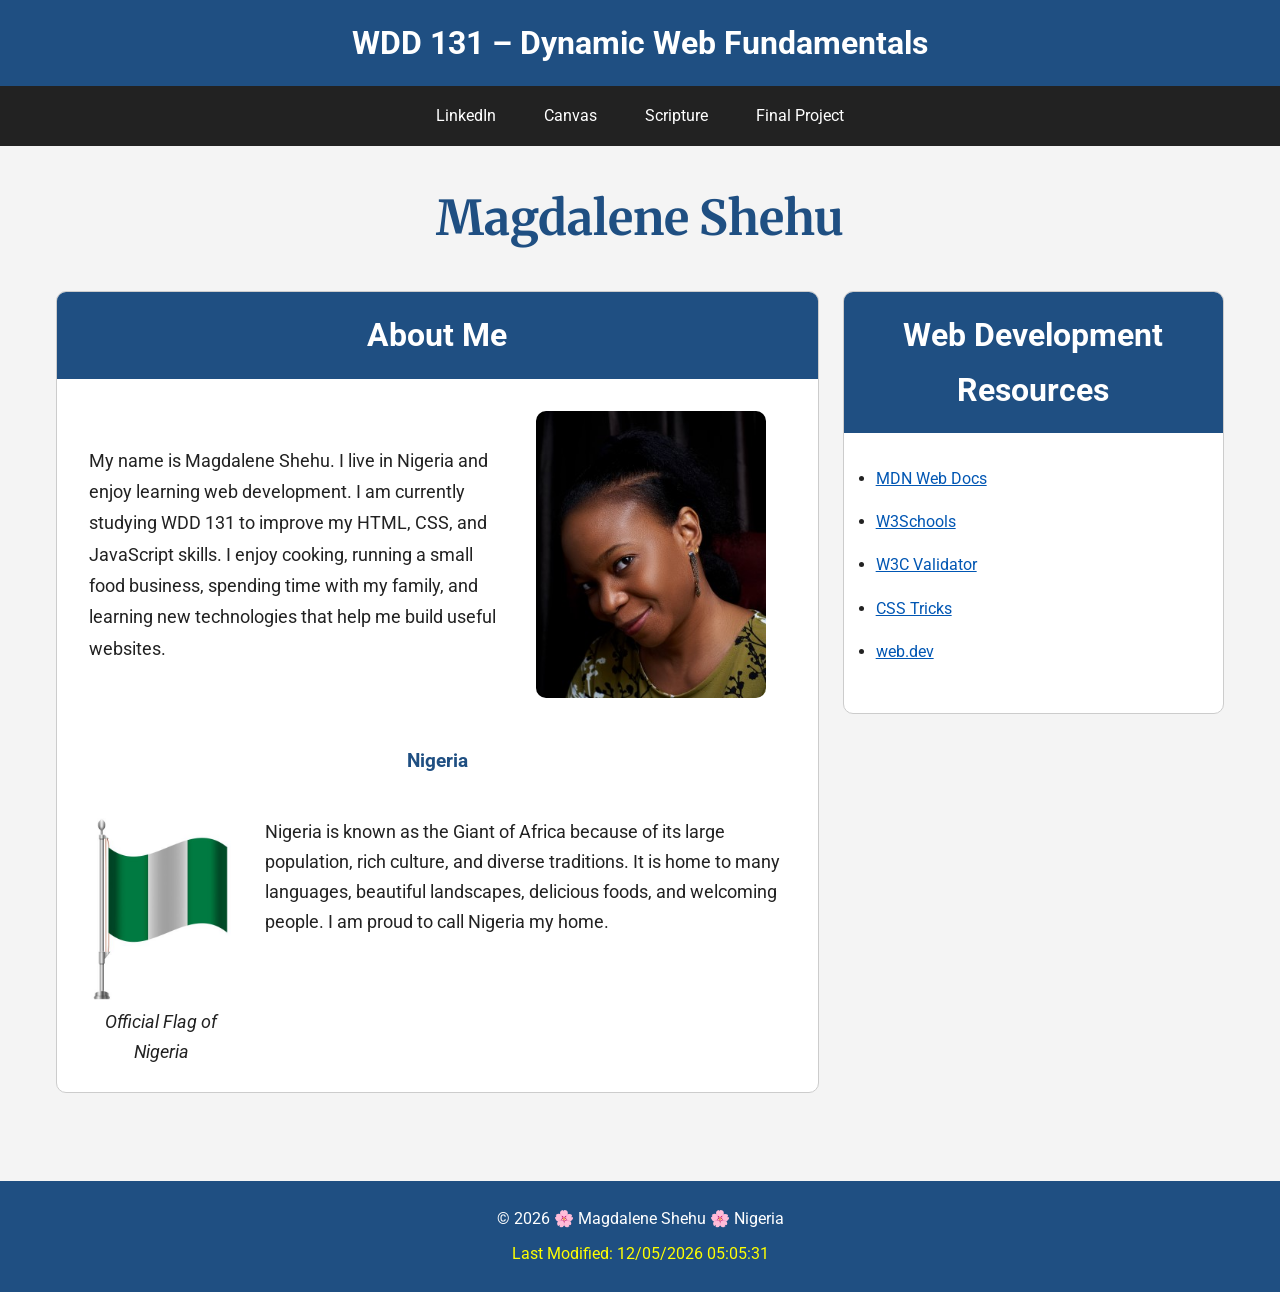
<file: index.html>
<!DOCTYPE html>
<html lang="en-US">

<head>
    <meta charset="UTF-8">
    <meta name="viewport" content="width=device-width, initial-scale=1.0">

    <title>WDD 131 – Dynamic Web Fundamentals – Magdalene Shehu</title>

    <meta name="description"
        content="WDD 131 – Dynamic Web Fundamentals course home page by Magdalene Shehu featuring information about Nigeria and web development resources.">

    <meta name="author" content="Magdalene Shehu">

    <link rel="stylesheet" href="styles/base.css">

    <link rel="preconnect" href="https://fonts.googleapis.com">
    <link rel="preconnect" href="https://fonts.gstatic.com" crossorigin>

    <link href="https://fonts.googleapis.com/css2?family=Roboto:wght@400;700&family=Merriweather:wght@700&display=swap"
        rel="stylesheet">

    <script src="scripts/getdates.js" defer></script>
</head>

<body>

    <header>
        <span id="course-title">
            WDD 131 – Dynamic Web Fundamentals
        </span>

        <nav>
            <a href="https://www.linkedin.com/" target="_blank">LinkedIn</a>
            <a href="https://byupw.instructure.com/" target="_blank">Canvas</a>
            <a href="https://www.churchofjesuschrist.org/study/scriptures/bofm/1-ne/3?lang=eng&id=p7#p7"
                target="_blank">Scripture</a>
            <a href="#">Final Project</a>
        </nav>
    </header>

    <main>

        <h1>Magdalene Shehu</h1>

        <div class="grid">

            <!-- LEFT CARD -->
            <section class="card">

                <h2>About Me</h2>

                <div class="about">

                    <div>
                        <p>
                            My name is Magdalene Shehu. I live in Nigeria and enjoy
                            learning web development. I am currently studying WDD 131
                            to improve my HTML, CSS, and JavaScript skills.

                            I enjoy cooking, running a small food business, spending
                            time with my family, and learning new technologies that
                            help me build useful websites.
                        </p>
                    </div>

                    <img src="images/profile.jpg" alt="Portrait of Magdalene Shehu">

                </div>

                <h3>Nigeria</h3>

                <div class="country">

                    <div class="flag-box">
                        <img src="images/nigeria.jpg" alt="Official Flag of Nigeria">

                        <p><em>Official Flag of Nigeria</em></p>
                    </div>

                    <div>
                        <p>
                            Nigeria is known as the Giant of Africa because of its
                            large population, rich culture, and diverse traditions.
                            It is home to many languages, beautiful landscapes,
                            delicious foods, and welcoming people. I am proud to
                            call Nigeria my home.
                        </p>
                    </div>

                </div>

            </section>

            <!-- RIGHT CARD -->
            <section class="card">

                <h2>Web Development Resources</h2>

                <ul>

                    <li>
                        <a href="https://developer.mozilla.org/" target="_blank">
                            MDN Web Docs
                        </a>
                    </li>

                    <li>
                        <a href="https://www.w3schools.com/" target="_blank">
                            W3Schools
                        </a>
                    </li>

                    <li>
                        <a href="https://validator.w3.org/" target="_blank">
                            W3C Validator
                        </a>
                    </li>

                    <li>
                        <a href="https://css-tricks.com/" target="_blank">
                            CSS Tricks
                        </a>
                    </li>

                    <li>
                        <a href="https://web.dev/" target="_blank">
                            web.dev
                        </a>
                    </li>

                </ul>

            </section>

        </div>

    </main>

    <footer>

        <p>
            &copy;
            <span id="currentyear"></span>
            🌸 Magdalene Shehu 🌸 Nigeria
        </p>

        <p id="lastModified"></p>

    </footer>

</body>

</html>
</file>
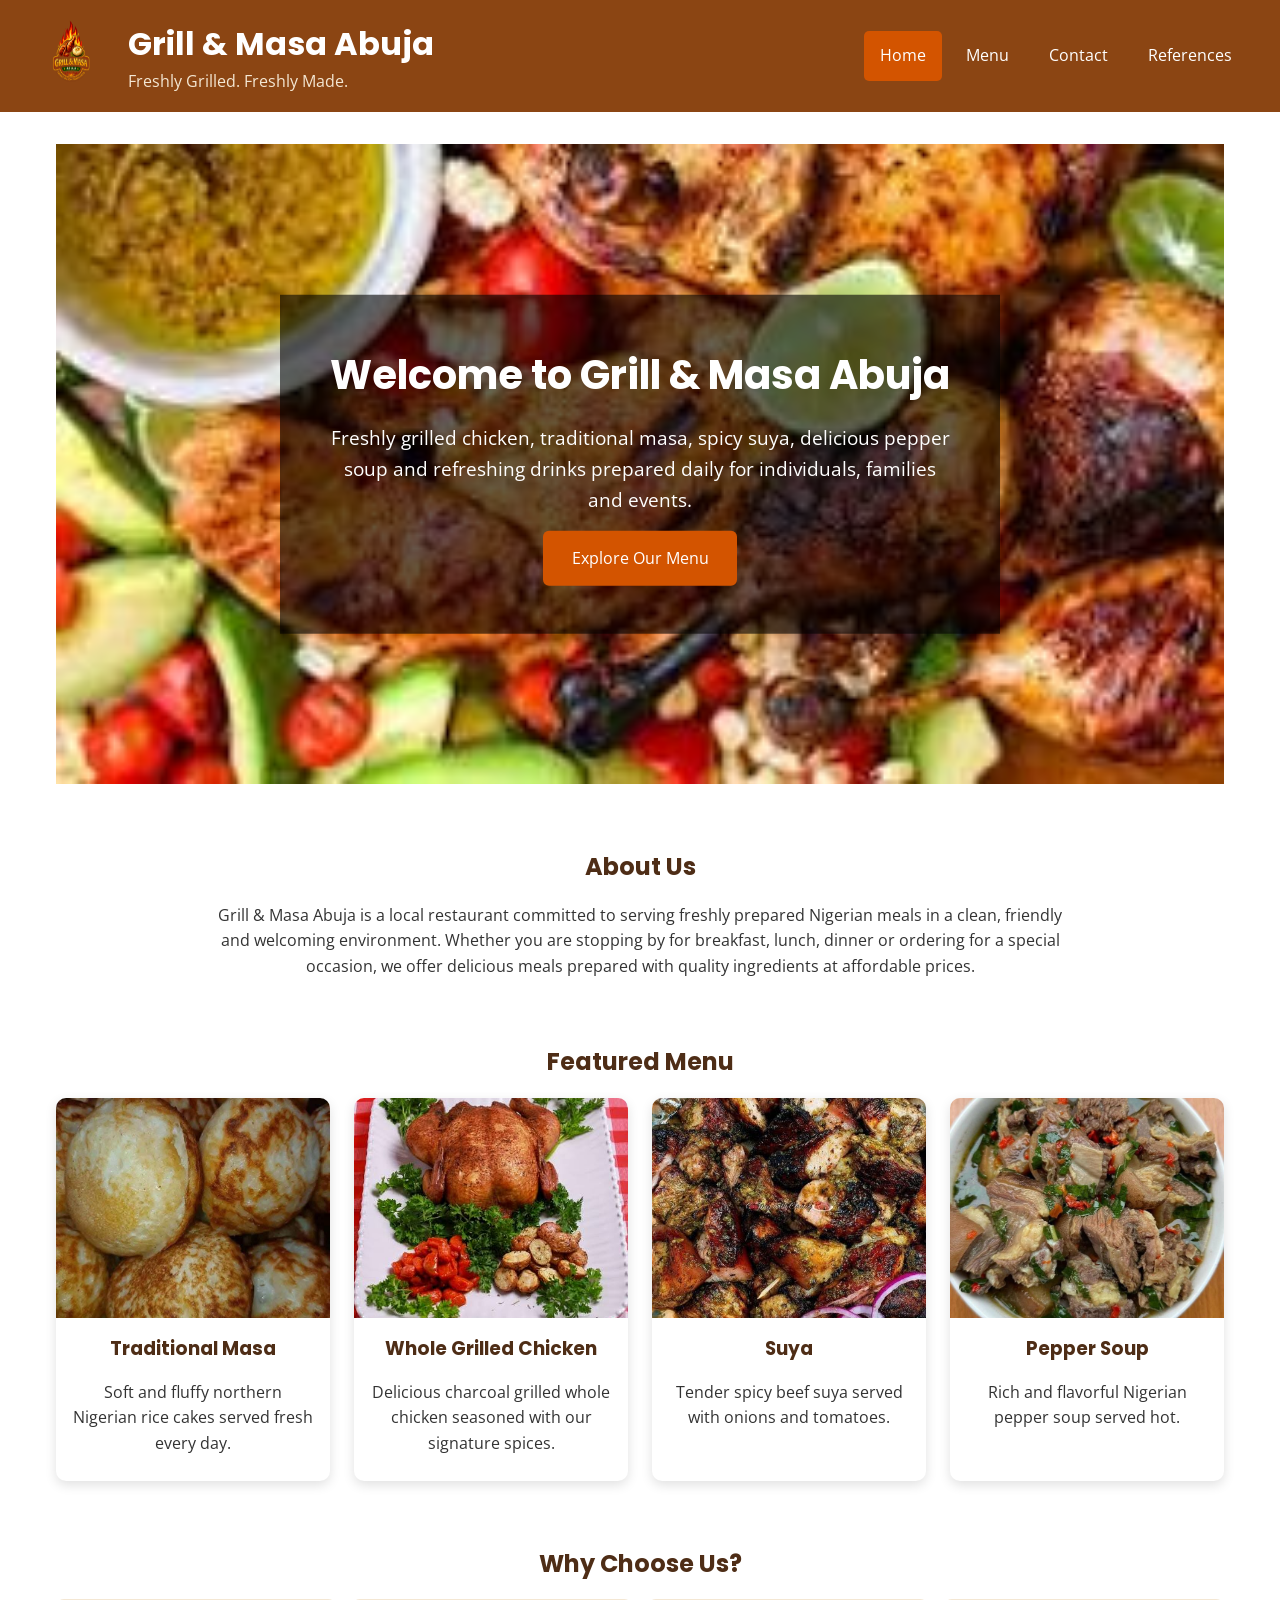
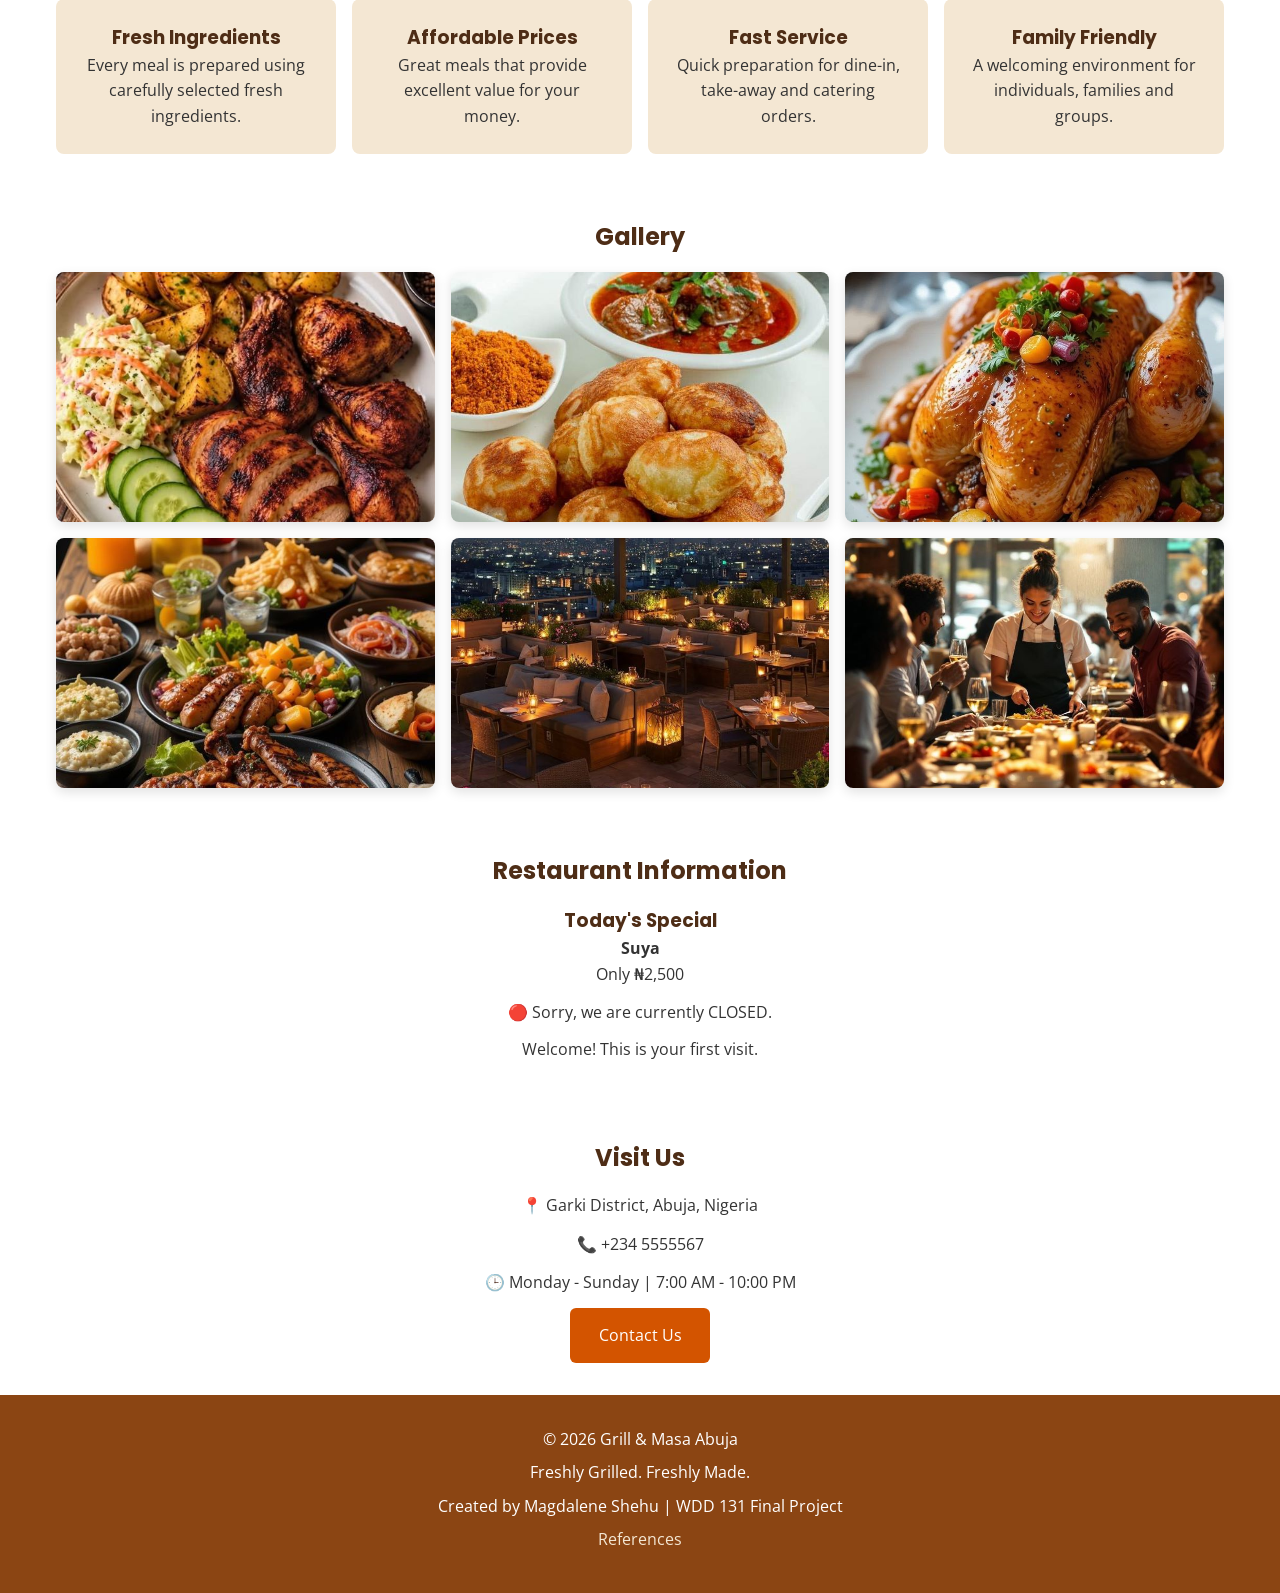
<file: project/index.html>
<!DOCTYPE html>
<html lang="en">

<head>
    <meta charset="UTF-8">
    <meta name="viewport" content="width=device-width, initial-scale=1.0">
    <meta name="description"
        content="Grill & Masa Abuja serves freshly grilled chicken, delicious masa, pepper soup, suya, and refreshing drinks in Garki District, Abuja, Nigeria.">
    <meta name="author" content="Magdalene Shehu">

    <title>Grill & Masa Abuja | Home</title>

    <link rel="icon" href="images/logo.png">

    <link rel="preconnect" href="https://fonts.googleapis.com">
    <link rel="preconnect" href="https://fonts.gstatic.com" crossorigin>

    <link
        href="https://fonts.googleapis.com/css2?family=Open+Sans:wght@400;600&family=Poppins:wght@500;700&display=swap"
        rel="stylesheet">

    <link rel="stylesheet" href="styles/base.css">
    <link rel="stylesheet" href="styles/large.css">

    <script src="scripts/main.js" defer></script>
</head>

<body>

    <header>

        <div class="logo-container">

            <img src="images/logo.png" alt="Grill & Masa Abuja Logo" width="535" height="357">

            <div>
                <h1>Grill & Masa Abuja</h1>
                <p>Freshly Grilled. Freshly Made.</p>
            </div>

        </div>

        <button id="menuButton" aria-label="Open Navigation">
            &#9776;
        </button>

        <nav id="navigation">

            <a href="index.html" class="active">Home</a>

            <a href="menu.html">Menu</a>

            <a href="contact.html">Contact</a>

            <a href="references.html">References</a>

        </nav>

    </header>

    <main>

        <section class="hero">

            <img src="images/hero.jpg" alt="Grilled chicken and traditional masa served at Grill & Masa Abuja"
                width="270" height="148" loading="eager">

            <div class="hero-text">

                <h2>Welcome to Grill & Masa Abuja</h2>

                <p>
                    Freshly grilled chicken, traditional masa, spicy suya,
                    delicious pepper soup and refreshing drinks prepared daily
                    for individuals, families and events.
                </p>

                <a href="menu.html" class="button">
                    Explore Our Menu
                </a>

            </div>

        </section>

        <section class="about">

            <h2>About Us</h2>

            <p>
                Grill & Masa Abuja is a local restaurant committed to serving
                freshly prepared Nigerian meals in a clean, friendly and welcoming
                environment. Whether you are stopping by for breakfast, lunch,
                dinner or ordering for a special occasion, we offer delicious
                meals prepared with quality ingredients at affordable prices.
            </p>

        </section>

        <section class="featured">

            <h2>Featured Menu</h2>

            <div class="cards">

                <article class="card">

                    <img src="images/menu/masa.jpg" alt="Traditional Nigerian masa" width="720" height="960"
                        loading="lazy">

                    <h3>Traditional Masa</h3>

                    <p>
                        Soft and fluffy northern Nigerian rice cakes served
                        fresh every day.
                    </p>

                </article>

                <article class="card">

                    <img src="images/menu/whole-chicken.jpg" alt="Whole grilled chicken" width="447" height="447"
                        loading="lazy">

                    <h3>Whole Grilled Chicken</h3>

                    <p>
                        Delicious charcoal grilled whole chicken seasoned
                        with our signature spices.
                    </p>

                </article>

                <article class="card">

                    <img src="images/menu/suya.jpg" alt="Beef suya" width="409" height="727" loading="lazy">

                    <h3>Suya</h3>

                    <p>
                        Tender spicy beef suya served with onions
                        and tomatoes.
                    </p>

                </article>

                <article class="card">

                    <img src="images/menu/pepper-soup.jpg" alt="Nigerian pepper soup" width="736" height="976"
                        loading="lazy">

                    <h3>Pepper Soup</h3>

                    <p>
                        Rich and flavorful Nigerian pepper soup
                        served hot.
                    </p>

                </article>

            </div>

        </section>

        <section class="why-us">

            <h2>Why Choose Us?</h2>

            <div class="features">

                <div>

                    <h3>Fresh Ingredients</h3>

                    <p>
                        Every meal is prepared using carefully selected
                        fresh ingredients.
                    </p>

                </div>

                <div>

                    <h3>Affordable Prices</h3>

                    <p>
                        Great meals that provide excellent value
                        for your money.
                    </p>

                </div>

                <div>

                    <h3>Fast Service</h3>

                    <p>
                        Quick preparation for dine-in,
                        take-away and catering orders.
                    </p>

                </div>

                <div>

                    <h3>Family Friendly</h3>

                    <p>
                        A welcoming environment for individuals,
                        families and groups.
                    </p>

                </div>

            </div>

        </section>

        <section class="gallery-preview">

            <h2>Gallery</h2>

            <div class="gallery">

                <img src="images/gallery/gallery1.jpg" alt="Freshly grilled chicken served with vegetables" width="519"
                    height="778" loading="lazy">

                <img src="images/gallery/gallery2.jpg" alt="Traditional masa served with spicy sauce" width="587"
                    height="881" loading="lazy">

                <img src="images/gallery/gallery3.jpg" alt="Customers enjoying freshly prepared meals" width="736"
                    height="1288" loading="lazy">

                <img src="images/gallery/gallery4.jpg" alt="Restaurant dining area at Grill & Masa Abuja" width="588"
                    height="859" loading="lazy">

                <img src="images/gallery/gallery5.jpg" alt="Chef preparing grilled chicken" width="650" height="813"
                    loading="lazy">

                <img src="images/gallery/gallery6.jpg" alt="Fresh Nigerian meals ready to be served" width="730"
                    height="938" loading="lazy">

            </div>

        </section>

        <section class="restaurant-info">

            <h2>Restaurant Information</h2>

            <div id="special"></div>

            <div id="status"></div>

            <div id="lastVisit"></div>

        </section>

        <section class="contact-preview">

            <h2>Visit Us</h2>

            <p>
                📍 Garki District, Abuja, Nigeria
            </p>

            <p>
                📞 +234 5555567
            </p>

            <p>
                🕒 Monday - Sunday | 7:00 AM - 10:00 PM
            </p>

            <a href="contact.html" class="button">
                Contact Us
            </a>

        </section>

    </main>

    <footer>

        <p>
            &copy; 2026 Grill & Masa Abuja
        </p>

        <p>
            Freshly Grilled. Freshly Made.
        </p>

        <p>
            Created by Magdalene Shehu | WDD 131 Final Project
        </p>

        <p>
            <a href="references.html">
                References
            </a>
        </p>

    </footer>

</body>

</html>
</file>
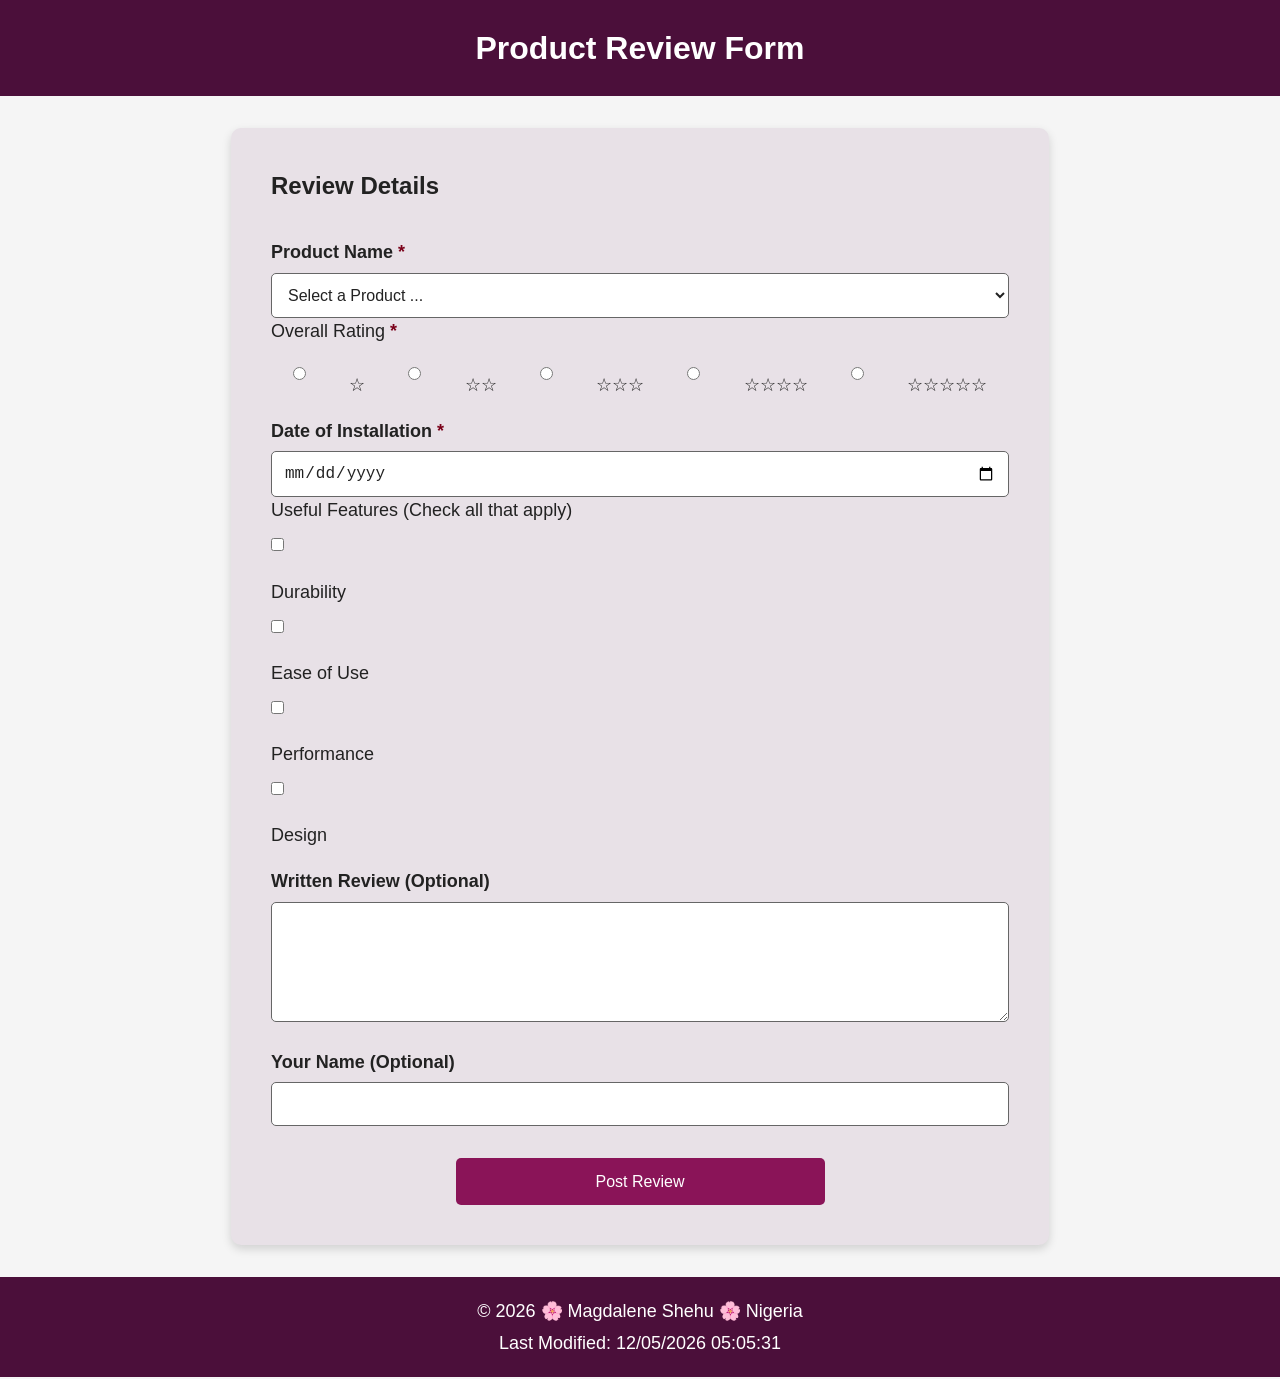
<file: form.html>
<!DOCTYPE html>
<html lang="en-US">

<head>
    <meta charset="UTF-8">
    <meta name="viewport" content="width=device-width, initial-scale=1.0">
    <meta name="description"
        content="Submit a product review by selecting a product, rating its quality, choosing useful features, adding comments, and tracking completed reviews.">
    <meta name="author" content="Magdalene Shehu">

    <title>Product Review Form</title>

    <link rel="stylesheet" href="styles/form.css">
    <link rel="stylesheet" href="styles/form-large.css">

    <script src="scripts/form.js" defer></script>
</head>

<body>

    <header>
        <h1>Product Review Form</h1>
    </header>

    <main>

        <form method="get" action="review.html">

            <fieldset>

                <legend>Review Details</legend>

                <label for="product">
                    Product Name <span class="required">*</span>
                </label>

                <select id="product" name="product" required>
                    <option value="" selected disabled>Select a Product ...</option>
                </select>

                <p class="rating-title">
                    Overall Rating <span class="required">*</span>
                </p>

                <div class="rating">

                    <input type="radio" id="star1" name="rating" value="1" required>
                    <label for="star1">☆</label>

                    <input type="radio" id="star2" name="rating" value="2" required>
                    <label for="star2">☆☆</label>

                    <input type="radio" id="star3" name="rating" value="3" required>
                    <label for="star3">☆☆☆</label>

                    <input type="radio" id="star4" name="rating" value="4" required>
                    <label for="star4">☆☆☆☆</label>

                    <input type="radio" id="star5" name="rating" value="5" required>
                    <label for="star5">☆☆☆☆☆</label>

                </div>

                <label for="installDate">
                    Date of Installation <span class="required">*</span>
                </label>

                <input type="date" id="installDate" name="installDate" required>

                <p class="features-title">
                    Useful Features (Check all that apply)
                </p>

                <div class="features">

                    <input type="checkbox" id="durability" name="features" value="Durability">
                    <label for="durability">Durability</label>

                    <input type="checkbox" id="ease" name="features" value="Ease of Use">
                    <label for="ease">Ease of Use</label>

                    <input type="checkbox" id="performance" name="features" value="Performance">
                    <label for="performance">Performance</label>

                    <input type="checkbox" id="design" name="features" value="Design">
                    <label for="design">Design</label>

                </div>

                <label for="review">
                    Written Review (Optional)
                </label>

                <textarea id="review" name="review" rows="5"></textarea>

                <label for="username">
                    Your Name (Optional)
                </label>

                <input type="text" id="username" name="username">

                <input type="submit" value="Post Review">

            </fieldset>

        </form>

    </main>

    <footer>

        <p>
            &copy;
            <span id="currentyear"></span>
            🌸 Magdalene Shehu 🌸 Nigeria
        </p>

        <p id="lastModified"></p>

    </footer>

</body>

</html>
</file>
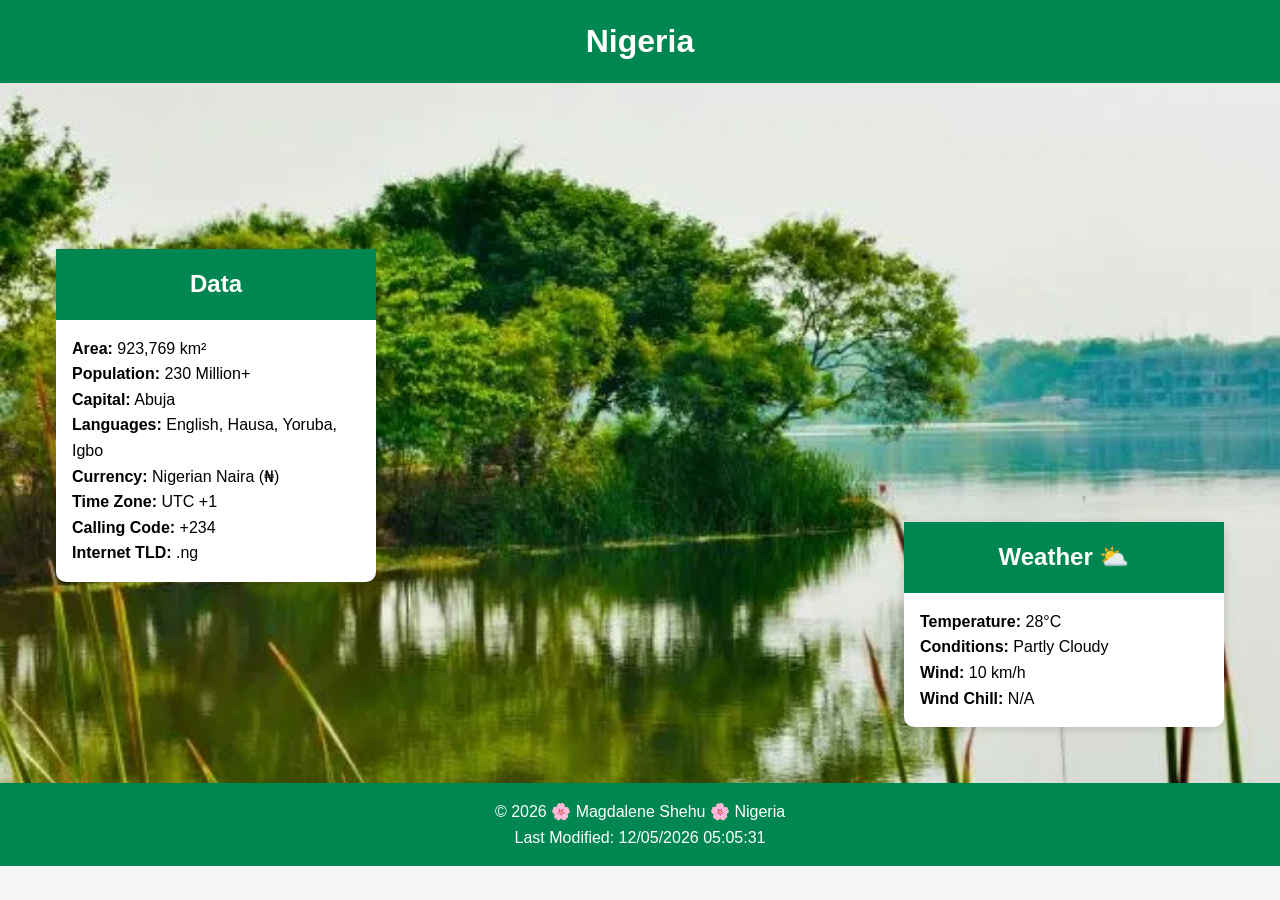
<file: place.html>
<!DOCTYPE html>
<html lang="en-US">

<head>
    <meta charset="UTF-8">
    <meta name="viewport" content="width=device-width, initial-scale=1.0">
    <title>Nigeria Country Page</title>
    <meta name="description" content="Country page about Nigeria including facts and weather information.">
    <meta name="author" content="Magdalene Shehu">

    <link rel="stylesheet" href="styles/place.css">
    <link rel="stylesheet" href="styles/place-large.css">

    <script src="scripts/place.js" defer></script>
</head>

<body>

    <header>
        <h1>Nigeria</h1>
    </header>

    <main>

        <picture class="hero">
            <source media="(min-width: 800px)" srcset="images/nigeria-large.webp">

            <img src="images/nigeria-small.webp" alt="Beautiful landscape of Nigeria" width="1200" height="700">
        </picture>

        <section class="card data">
            <h2>Data</h2>

            <p><strong>Area:</strong> 923,769 km²</p>
            <p><strong>Population:</strong> 230 Million+</p>
            <p><strong>Capital:</strong> Abuja</p>
            <p><strong>Languages:</strong> English, Hausa, Yoruba, Igbo</p>
            <p><strong>Currency:</strong> Nigerian Naira (₦)</p>
            <p><strong>Time Zone:</strong> UTC +1</p>
            <p><strong>Calling Code:</strong> +234</p>
            <p><strong>Internet TLD:</strong> .ng</p>
        </section>

        <section class="card weather">
            <h2>Weather</h2>

            <img class="weather-icon" src="images/weather.svg" alt="Weather icon">

            <p><strong>Temperature:</strong> 28°C</p>
            <p><strong>Conditions:</strong> Partly Cloudy</p>
            <p><strong>Wind:</strong> 10 km/h</p>
            <p><strong>Wind Chill:</strong>
                <span id="windchill"></span>
            </p>
        </section>

    </main>

    <footer>
        <p>
            &copy; <span id="currentyear"></span>
            🌸 Magdalene Shehu 🌸 Nigeria
        </p>

        <p id="lastModified"></p>
    </footer>

</body>

</html>
</file>
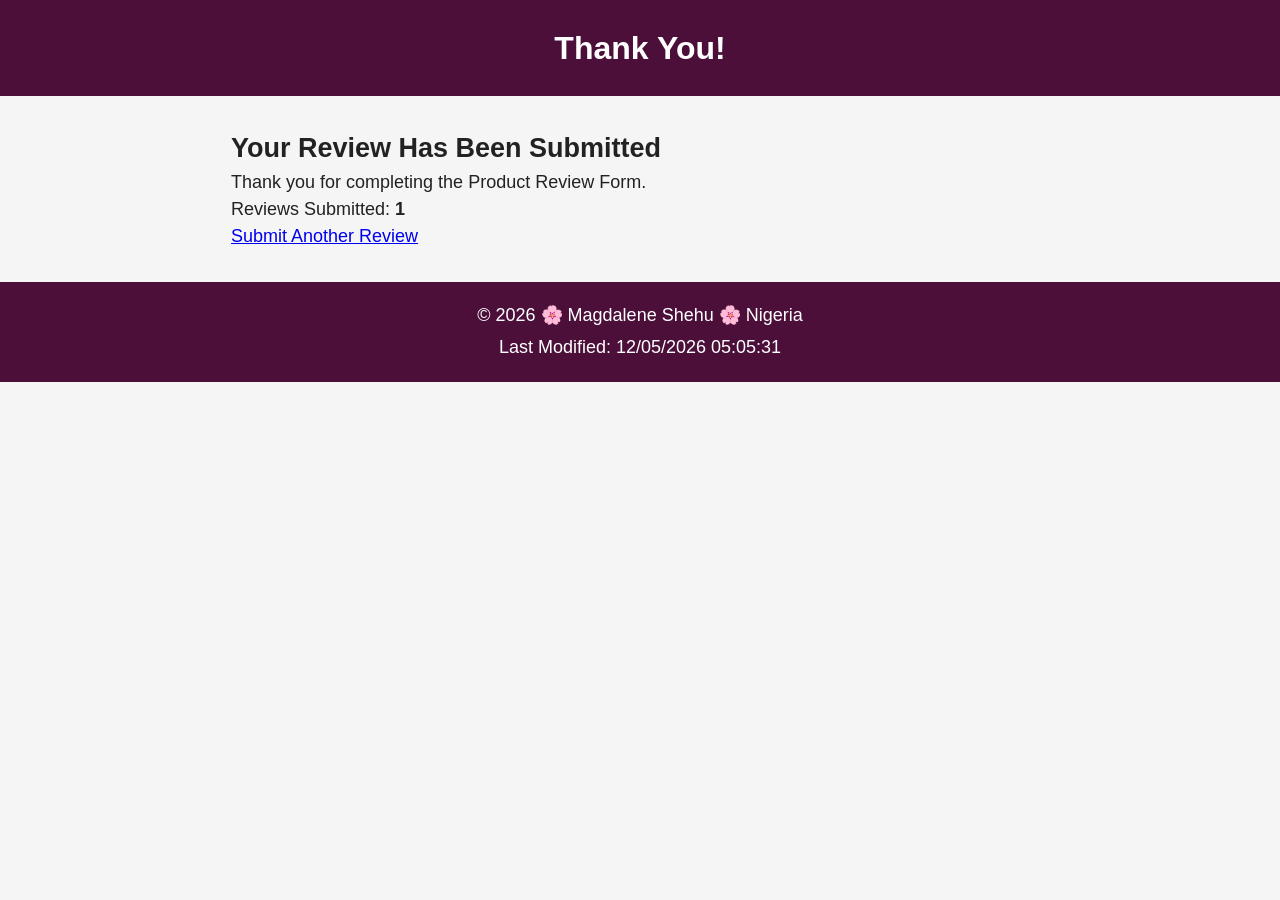
<file: review.html>
<!DOCTYPE html>
<html lang="en-US">

<head>
    <meta charset="UTF-8">
    <meta name="viewport" content="width=device-width, initial-scale=1.0">
    <meta name="description" content="Product Review Confirmation">
    <meta name="author" content="Magdalene Shehu">

    <title>Review Submitted | WDD 131</title>

    <link rel="stylesheet" href="styles/form.css">
    <link rel="stylesheet" href="styles/form-large.css">

    <script src="scripts/review.js" defer></script>
</head>

<body>

    <header>
        <h1>Thank You!</h1>
    </header>

    <main>

        <section class="confirmation">

            <h2>Your Review Has Been Submitted</h2>

            <p>
                Thank you for completing the Product Review Form.
            </p>

            <p>
                Reviews Submitted:
                <strong id="reviewCount">0</strong>
            </p>

            <p>
                <a href="form.html">Submit Another Review</a>
            </p>

        </section>

    </main>

    <footer>

        <p>
            &copy;
            <span id="currentyear"></span>
            🌸 Magdalene Shehu 🌸 Nigeria
        </p>

        <p id="lastModified"></p>

    </footer>

</body>

</html>
</file>
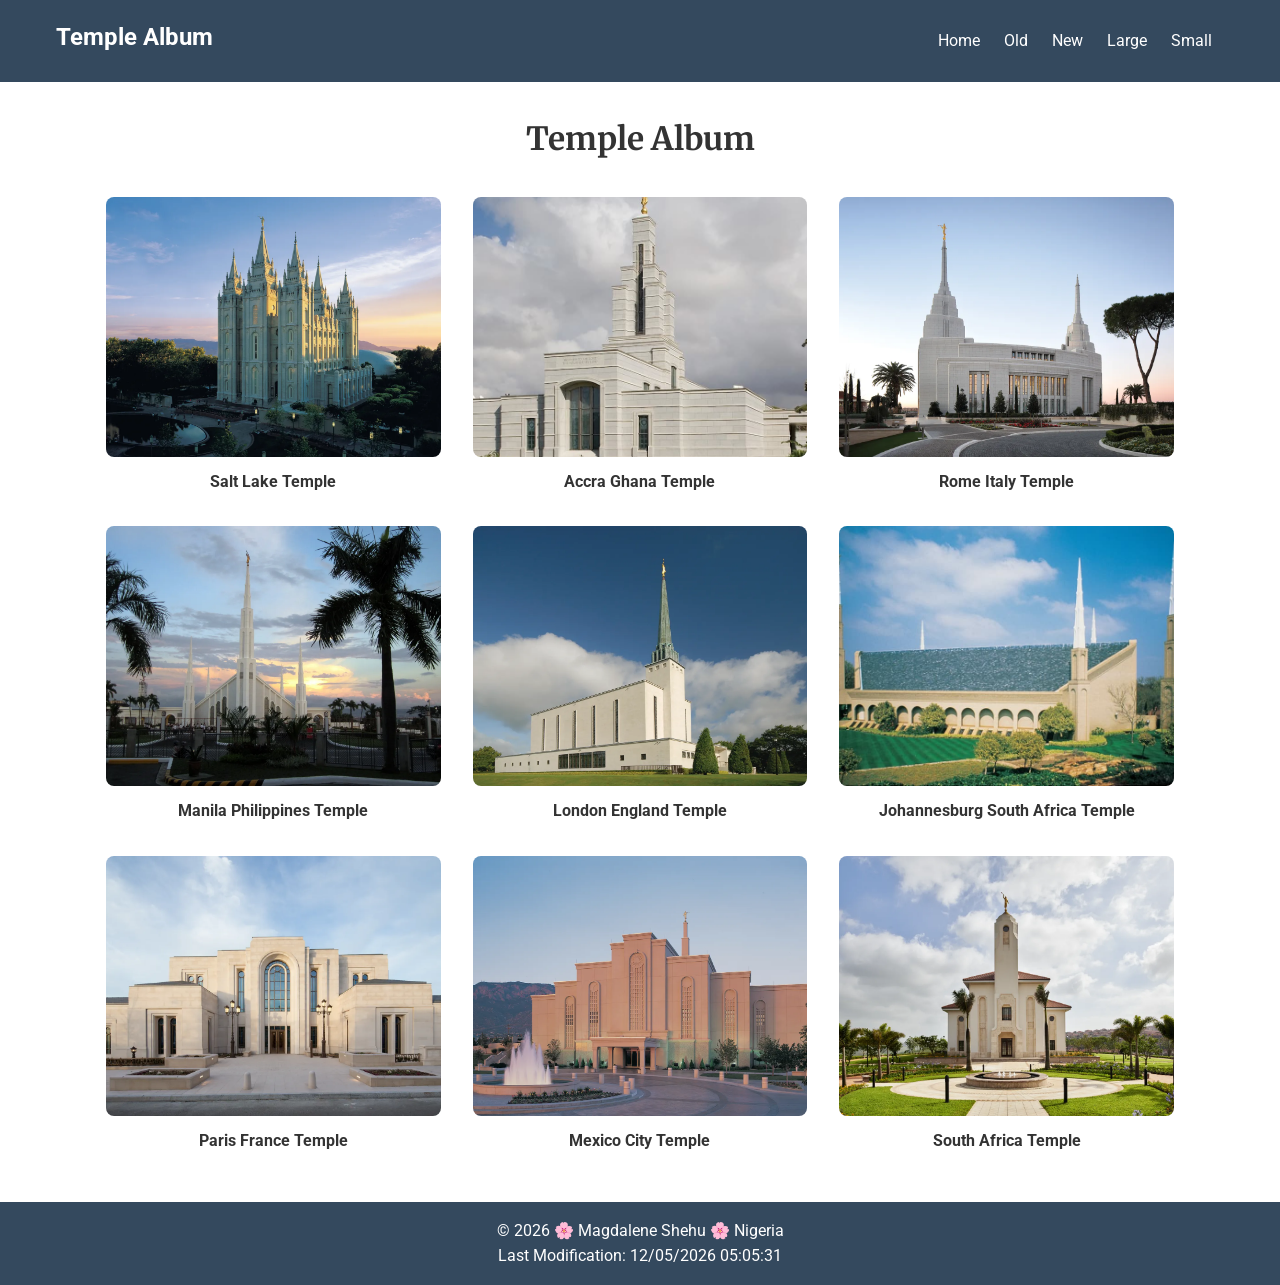
<file: temples.html>
<!DOCTYPE html>
<html lang="en">

<head>
    <meta charset="UTF-8">
    <meta name="viewport" content="width=device-width, initial-scale=1.0">

    <meta name="description"
        content="A responsive temple picture album featuring temples from around the world created for the WDD 131 Dynamic Web Fundamentals course.">

    <meta name="author" content="Magdalene Shehu">

    <title>Temple Album</title>

    <link rel="preconnect" href="https://fonts.googleapis.com">
    <link rel="preconnect" href="https://fonts.gstatic.com" crossorigin>

    <link href="https://fonts.googleapis.com/css2?family=Roboto:wght@400;700&family=Merriweather:wght@700&display=swap"
        rel="stylesheet">

    <link rel="stylesheet" href="styles/temples.css">
    <link rel="stylesheet" href="styles/temples-large.css">

    <script src="scripts/temples.js" defer></script>
</head>

<body>

    <header>
        <div class="header-container">
            <h2>Temple Album</h2>

            <button id="menu" aria-label="Menu"></button>

            <nav class="navigation">
                <a href="#">Home</a>
                <a href="#">Old</a>
                <a href="#">New</a>
                <a href="#">Large</a>
                <a href="#">Small</a>
            </nav>
        </div>
    </header>

    <main>
        <h1>Temple Album</h1>

        <div class="gallery">

            <figure>
                <img src="images/salt.webp" alt="Salt Lake Temple" loading="lazy">
                <figcaption>Salt Lake Temple</figcaption>
            </figure>

            <figure>
                <img src="images/accra_ghana.jpg" alt="Accra Ghana Temple" loading="lazy">
                <figcaption>Accra Ghana Temple</figcaption>
            </figure>

            <figure>
                <img src="images/rome.webp" alt="Rome Italy Temple" loading="lazy">
                <figcaption>Rome Italy Temple</figcaption>
            </figure>

            <figure>
                <img src="images/manila.webp" alt="Manila Philippines Temple" loading="lazy">
                <figcaption>Manila Philippines Temple</figcaption>
            </figure>

            <figure>
                <img src="images/london.webp" alt="London England Temple" loading="lazy">
                <figcaption>London England Temple</figcaption>
            </figure>

            <figure>
                <img src="images/johannesburg.jpg" alt="Johannesburg South Africa Temple" loading="lazy">
                <figcaption>Johannesburg South Africa Temple</figcaption>
            </figure>

            <figure>
                <img src="images/paris.webp" alt="Paris France Temple" loading="lazy">
                <figcaption>Paris France Temple</figcaption>
            </figure>

            <figure>
                <img src="images/mexico.webp" alt="Mexico City Temple" loading="lazy">
                <figcaption>Mexico City Temple</figcaption>
            </figure>

            <figure>
                <img src="images/south-africa.webp" alt="South Africa Temple" loading="lazy">
                <figcaption>South Africa Temple</figcaption>
            </figure>

        </div>
    </main>

    <footer>
        <p>
            © <span id="currentyear"></span>
            🌸 Magdalene Shehu 🌸 Nigeria
        </p>

        <p id="lastModified"></p>
    </footer>

</body>

</html>
</file>
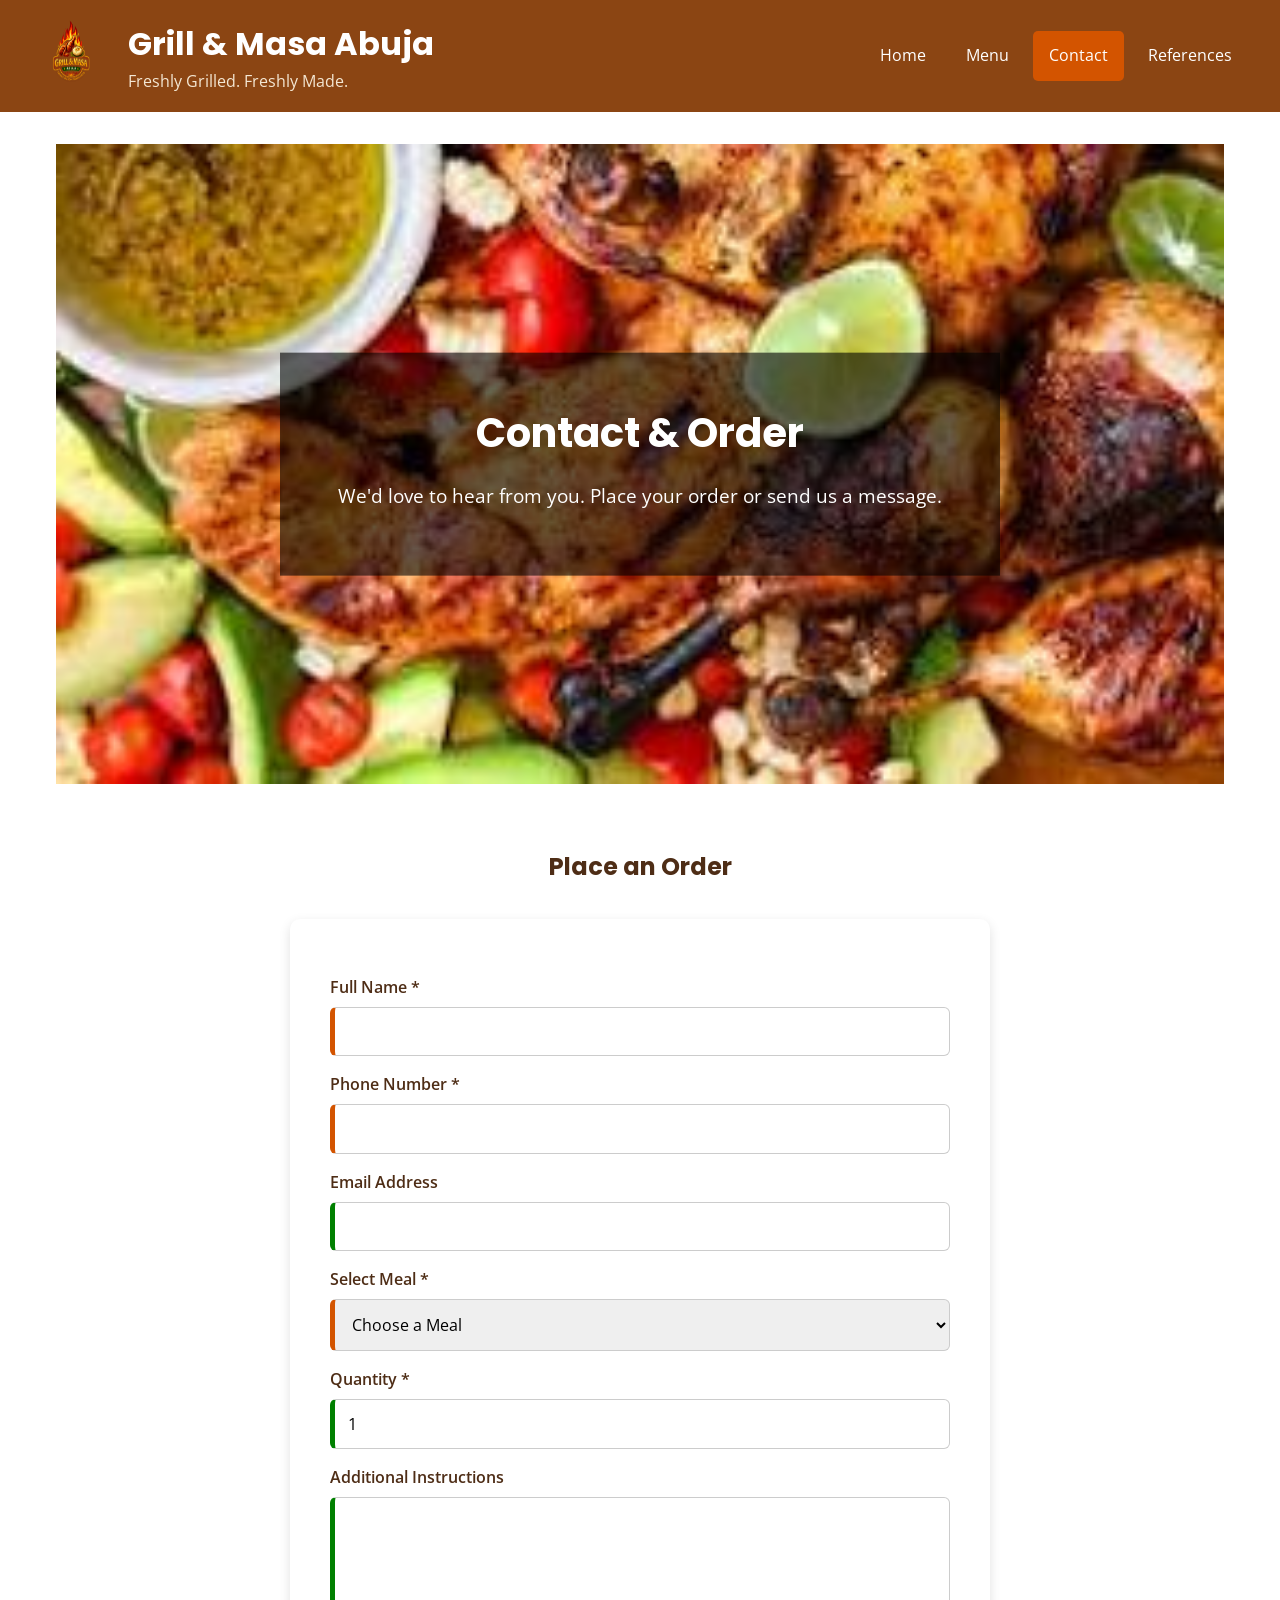
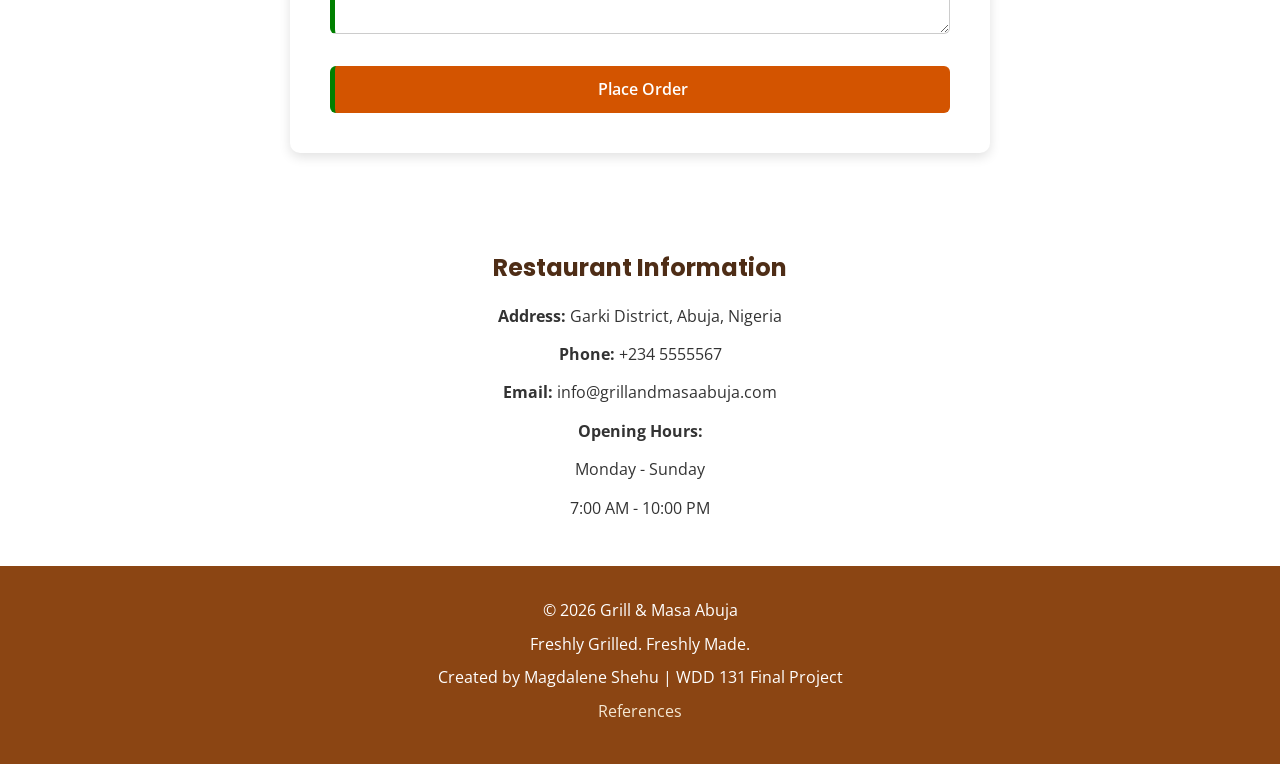
<file: project/contact.html>
<!DOCTYPE html>
<html lang="en">

<head>
    <meta charset="UTF-8">
    <meta name="viewport" content="width=device-width, initial-scale=1.0">
    <meta name="description"
        content="Contact Grill & Masa Abuja to place an order, ask questions, or request catering services in Garki District, Abuja.">
    <meta name="author" content="Magdalene Shehu">

    <title>Grill & Masa Abuja | Contact</title>

    <link rel="icon" href="images/logo.png">

    <link rel="preconnect" href="https://fonts.googleapis.com">
    <link rel="preconnect" href="https://fonts.gstatic.com" crossorigin>

    <link
        href="https://fonts.googleapis.com/css2?family=Open+Sans:wght@400;600&family=Poppins:wght@500;700&display=swap"
        rel="stylesheet">

    <link rel="stylesheet" href="styles/base.css">
    <link rel="stylesheet" href="styles/large.css">
    <link rel="stylesheet" href="styles/form.css">

    <script src="scripts/contact.js" defer></script>
</head>

<body>

    <header>

        <div class="logo-container">

            <img src="images/logo.png" alt="Grill & Masa Abuja Logo" width="80" height="80">

            <div>
                <h1>Grill & Masa Abuja</h1>
                <p>Freshly Grilled. Freshly Made.</p>
            </div>

        </div>

        <button id="menuButton" aria-label="Open Navigation">
            &#9776;
        </button>

        <nav id="navigation">

            <a href="index.html">Home</a>
            <a href="menu.html">Menu</a>
            <a href="contact.html" class="active">Contact</a>
            <a href="references.html">References</a>

        </nav>

    </header>

    <main>

        <section class="hero">

            <img src="images/hero.jpg" alt="Contact Grill & Masa Abuja" width="270" height="148" loading="eager">

            <div class="hero-text">

                <h2>Contact & Order</h2>

                <p>
                    We'd love to hear from you. Place your order or send us a message.
                </p>

            </div>

        </section>

        <section>

            <h2>Place an Order</h2>

            <form id="orderForm">

                <label for="fullname">
                    Full Name *
                </label>

                <input type="text" id="fullname" name="fullname" required>

                <label for="phone">
                    Phone Number *
                </label>

                <input type="tel" id="phone" name="phone" required>

                <label for="email">
                    Email Address
                </label>

                <input type="email" id="email" name="email">

                <label for="meal">
                    Select Meal *
                </label>

                <select id="meal" name="meal" required>

                    <option value="">Choose a Meal</option>
                    <option>Traditional Masa</option>
                    <option>Whole Grilled Chicken</option>
                    <option>Half Grilled Chicken</option>
                    <option>Chicken Drumsticks</option>
                    <option>Chicken Wings</option>
                    <option>Beef Suya</option>
                    <option>Pepper Soup</option>
                    <option>Soft Drinks</option>

                </select>

                <label for="quantity">
                    Quantity *
                </label>

                <input type="number" id="quantity" name="quantity" min="1" value="1" required>

                <label for="message">
                    Additional Instructions
                </label>

                <textarea id="message" name="message" rows="5"></textarea>

                <input type="submit" value="Place Order">

            </form>

        </section>

        <section class="contact-preview">

            <h2>Restaurant Information</h2>

            <p><strong>Address:</strong> Garki District, Abuja, Nigeria</p>

            <p><strong>Phone:</strong> +234 5555567</p>

            <p><strong>Email:</strong> info@grillandmasaabuja.com</p>

            <p><strong>Opening Hours:</strong></p>

            <p>Monday - Sunday</p>

            <p>7:00 AM - 10:00 PM</p>

        </section>

    </main>

    <footer>

        <p>&copy; 2026 Grill & Masa Abuja</p>

        <p>Freshly Grilled. Freshly Made.</p>

        <p>Created by Magdalene Shehu | WDD 131 Final Project</p>

        <p>
            <a href="references.html">
                References
            </a>
        </p>

    </footer>

</body>

</html>
</file>
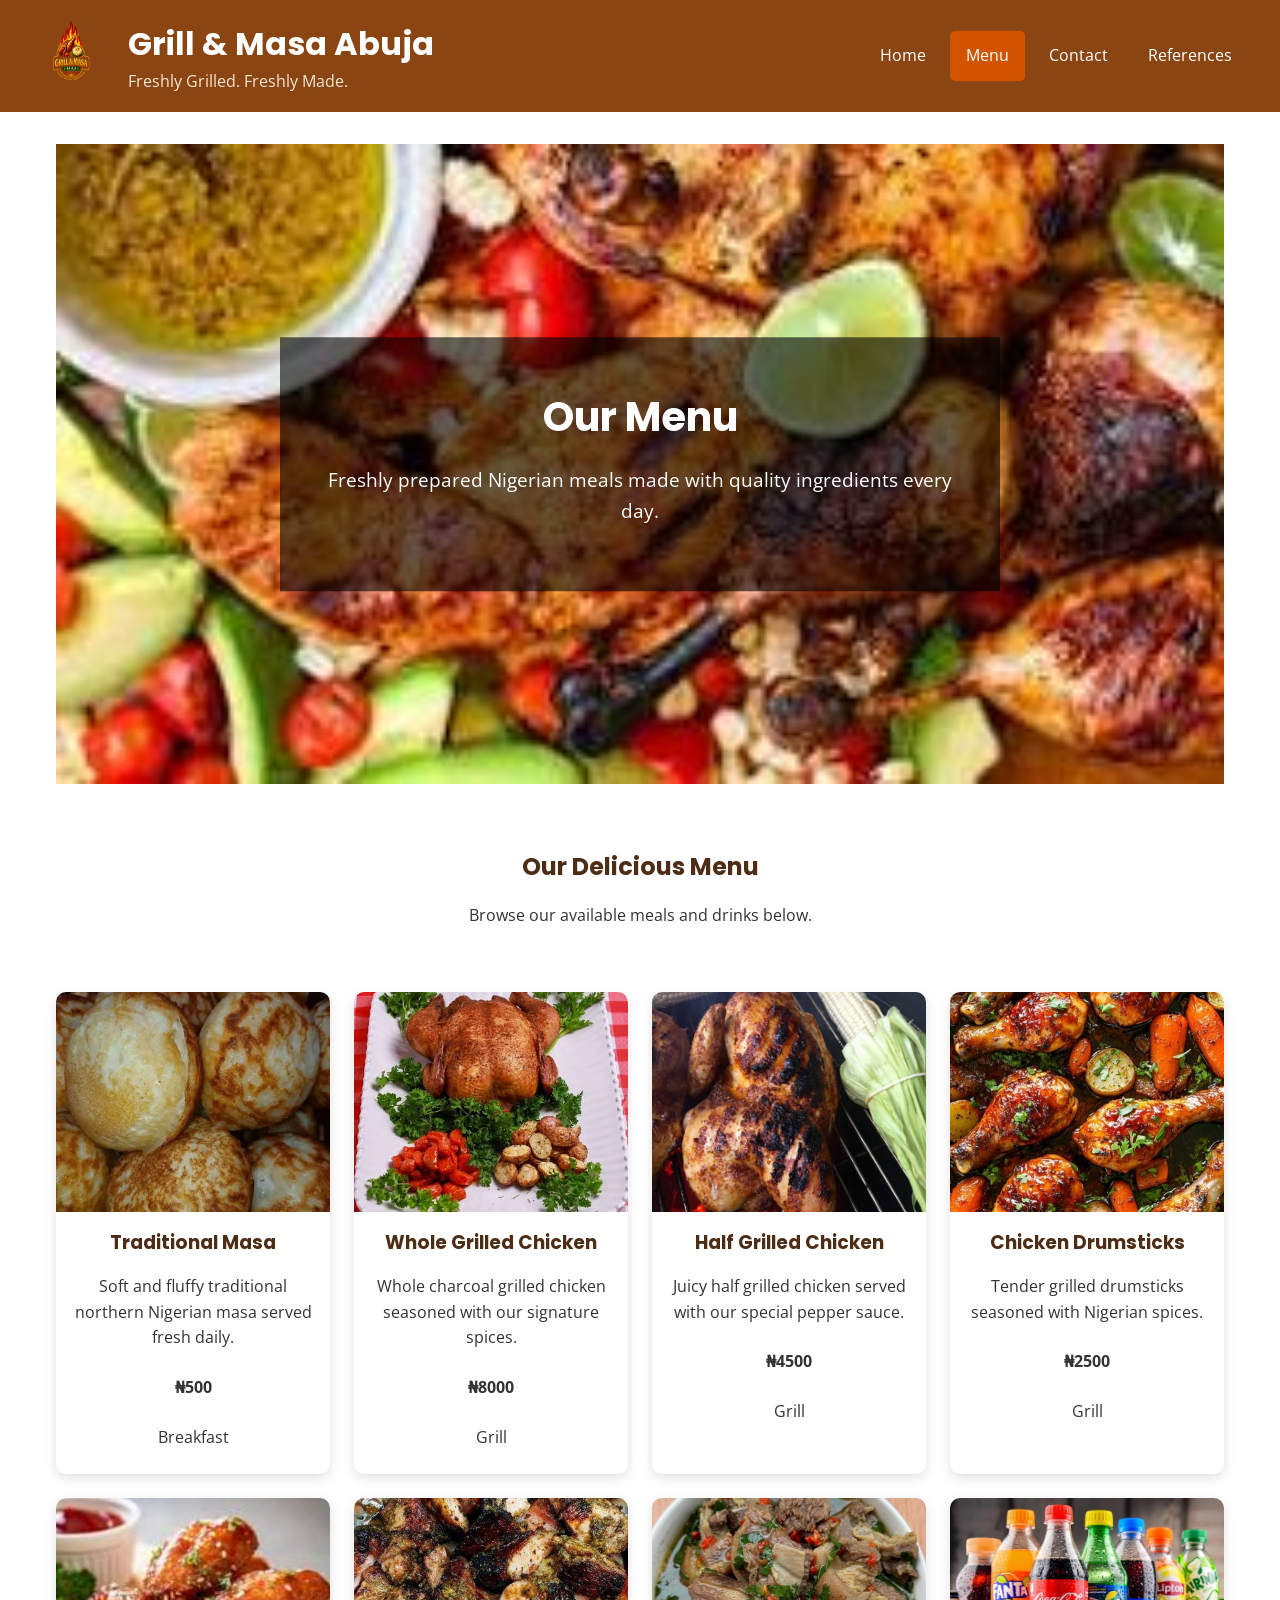
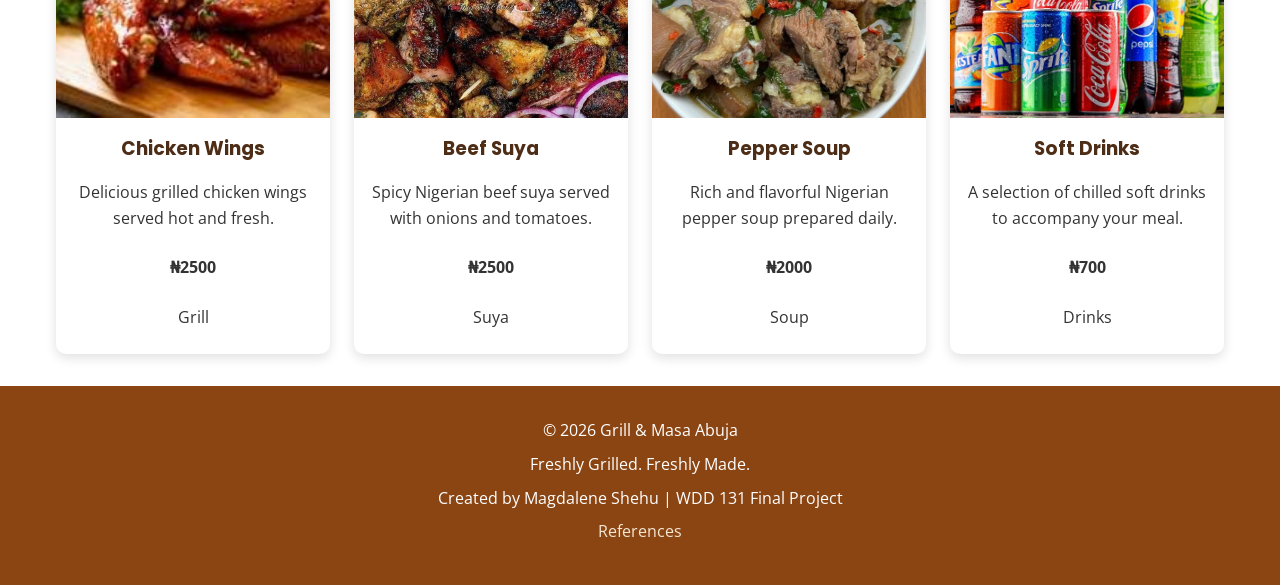
<file: project/menu.html>
<!DOCTYPE html>
<html lang="en">

<head>
    <meta charset="UTF-8">
    <meta name="viewport" content="width=device-width, initial-scale=1.0">
    <meta name="description"
        content="Browse the Grill & Masa Abuja menu featuring grilled chicken, masa, suya, pepper soup, drinks, and more.">
    <meta name="author" content="Magdalene Shehu">

    <title>Grill & Masa Abuja | Menu</title>

    <link rel="icon" href="images/logo.png">

    <link rel="preconnect" href="https://fonts.googleapis.com">
    <link rel="preconnect" href="https://fonts.gstatic.com" crossorigin>

    <link
        href="https://fonts.googleapis.com/css2?family=Open+Sans:wght@400;600&family=Poppins:wght@500;700&display=swap"
        rel="stylesheet">

    <link rel="stylesheet" href="styles/base.css">
    <link rel="stylesheet" href="styles/large.css">

    <script src="scripts/menu.js" defer></script>

</head>

<body>

    <header>

        <div class="logo-container">

            <img src="images/logo.png" alt="Grill & Masa Abuja Logo" width="80" height="80">

            <div>
                <h1>Grill & Masa Abuja</h1>
                <p>Freshly Grilled. Freshly Made.</p>
            </div>

        </div>

        <button id="menuButton" aria-label="Open Navigation">
            &#9776;
        </button>

        <nav id="navigation">

            <a href="index.html">Home</a>
            <a href="menu.html" class="active">Menu</a>
            <a href="contact.html">Contact</a>
            <a href="references.html">References</a>

        </nav>

    </header>

    <main>

        <section class="hero">

            <img src="images/hero.jpg" alt="Grill & Masa Abuja Menu" loading="eager">

            <div class="hero-text">

                <h2>Our Menu</h2>

                <p>
                    Freshly prepared Nigerian meals made with quality ingredients every day.
                </p>

            </div>

        </section>


        <section>

            <h2>Our Delicious Menu</h2>

            <p style="text-align:center;">
                Browse our available meals and drinks below.
            </p>

        </section>


        <section>

            <div id="menuContainer" class="cards">

            </div>

        </section>

    </main>


    <footer>

        <p>&copy; 2026 Grill & Masa Abuja</p>

        <p>Freshly Grilled. Freshly Made.</p>

        <p>
            Created by Magdalene Shehu | WDD 131 Final Project
        </p>

        <p>
            <a href="references.html">
                References
            </a>
        </p>

    </footer>

</body>

</html>
</file>
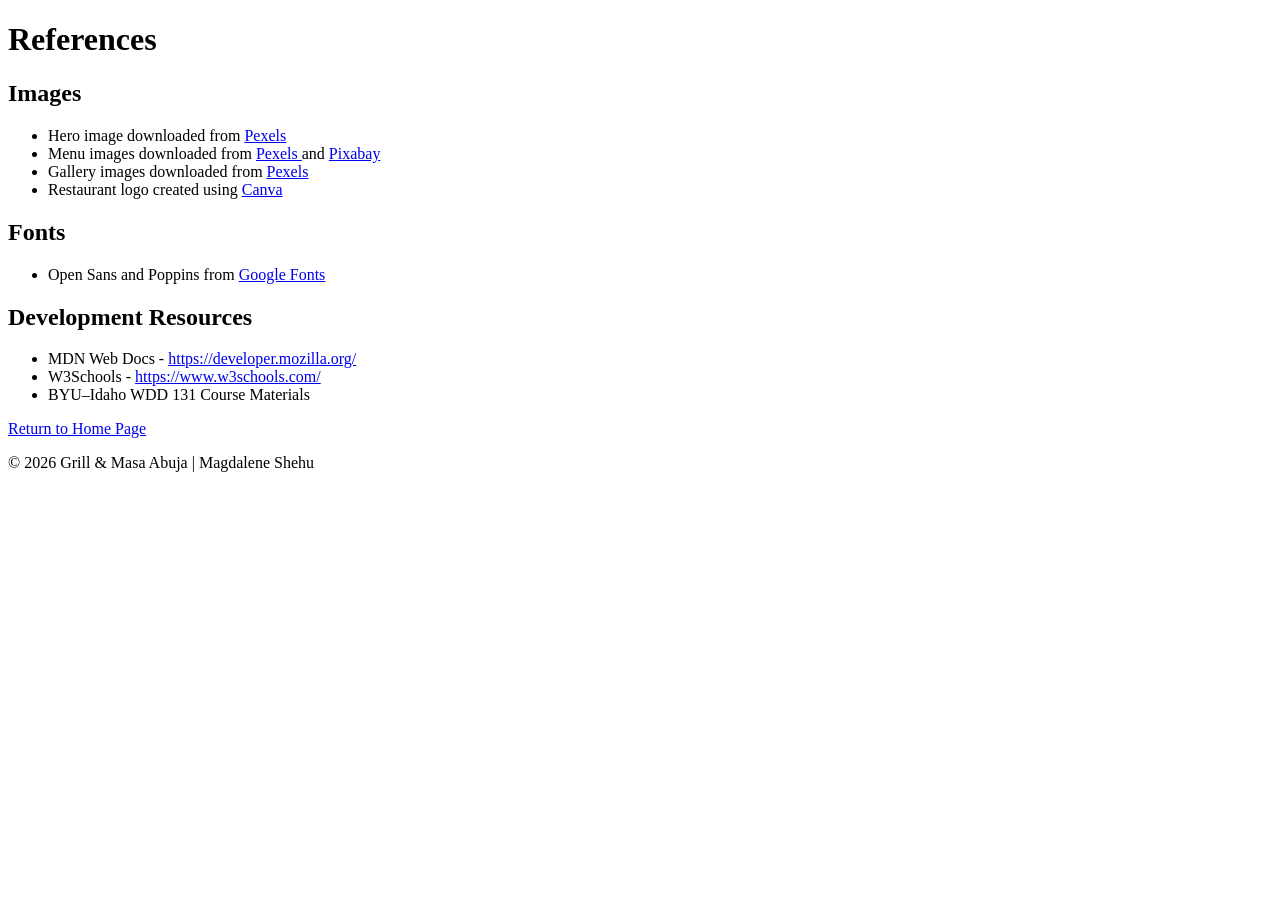
<file: project/references.html>
<!DOCTYPE html>
<html lang="en">

<head>
    <meta charset="UTF-8">
    <meta name="viewport" content="width=device-width, initial-scale=1.0">
    <meta name="description" content="References for the Grill & Masa Abuja WDD 131 Final Project.">
    <meta name="author" content="Magdalene Shehu">

    <title>Grill & Masa Abuja | References</title>
</head>

<body>

    <header>

        <h1>References</h1>

    </header>

    <main>

        <h2>Images</h2>

        <ul>

            <li>
                Hero image downloaded from
                <a href="https://www.pexels.com/" target="_blank">
                    Pexels
                </a>
            </li>

            <li>
                Menu images downloaded from
                <a href="https://www.pexels.com/" target="_blank">
                    Pexels
                </a>
                and
                <a href="https://pixabay.com/" target="_blank">
                    Pixabay
                </a>
            </li>

            <li>
                Gallery images downloaded from
                <a href="https://www.pexels.com/" target="_blank">
                    Pexels
                </a>
            </li>

            <li>
                Restaurant logo created using
                <a href="https://www.canva.com/" target="_blank">
                    Canva
                </a>
            </li>

        </ul>

        <h2>Fonts</h2>

        <ul>

            <li>
                Open Sans and Poppins from
                <a href="https://fonts.google.com/" target="_blank">
                    Google Fonts
                </a>
            </li>

        </ul>

        <h2>Development Resources</h2>

        <ul>

            <li>
                MDN Web Docs -
                <a href="https://developer.mozilla.org/" target="_blank">
                    https://developer.mozilla.org/
                </a>
            </li>

            <li>
                W3Schools -
                <a href="https://www.w3schools.com/" target="_blank">
                    https://www.w3schools.com/
                </a>
            </li>

            <li>
                BYU–Idaho WDD 131 Course Materials
            </li>

        </ul>

    </main>

    <footer>

        <p>
            <a href="index.html">Return to Home Page</a>
        </p>

        <p>
            &copy; 2026 Grill & Masa Abuja | Magdalene Shehu
        </p>

    </footer>

</body>

</html>
</file>
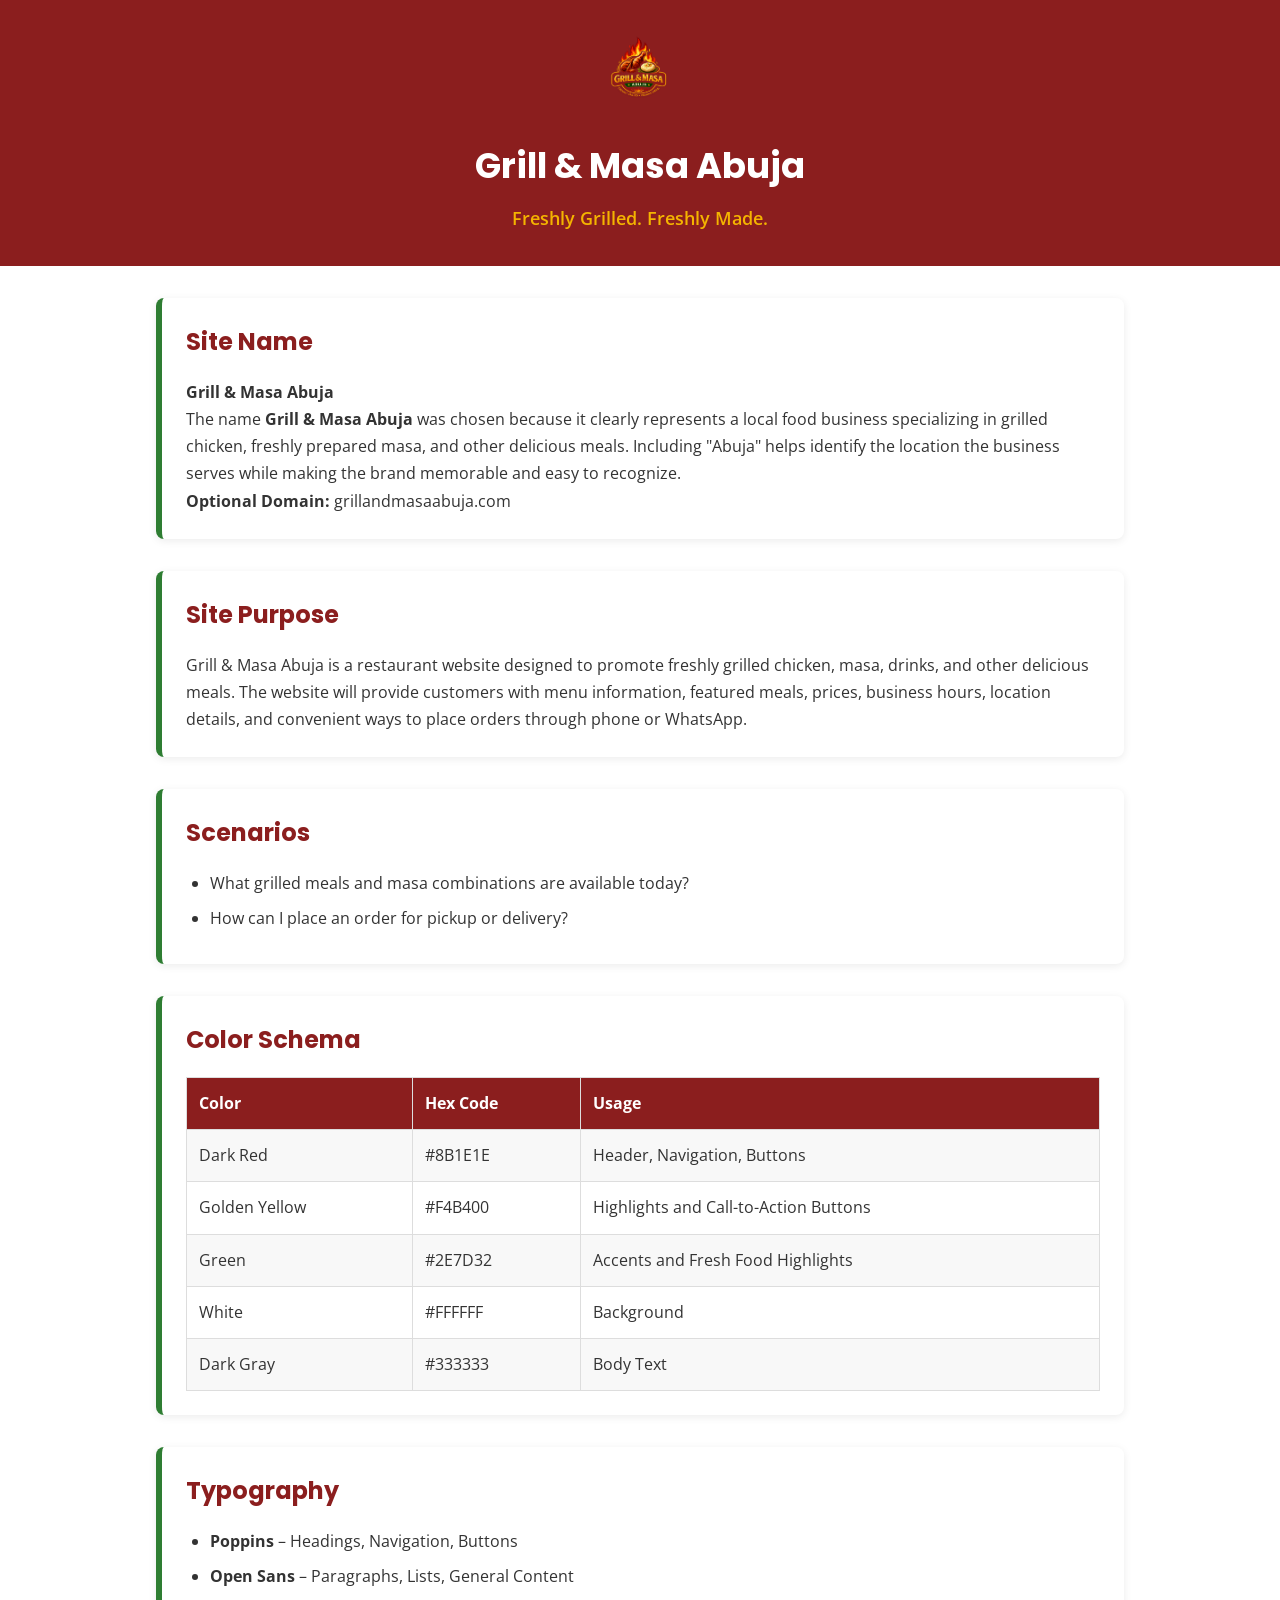
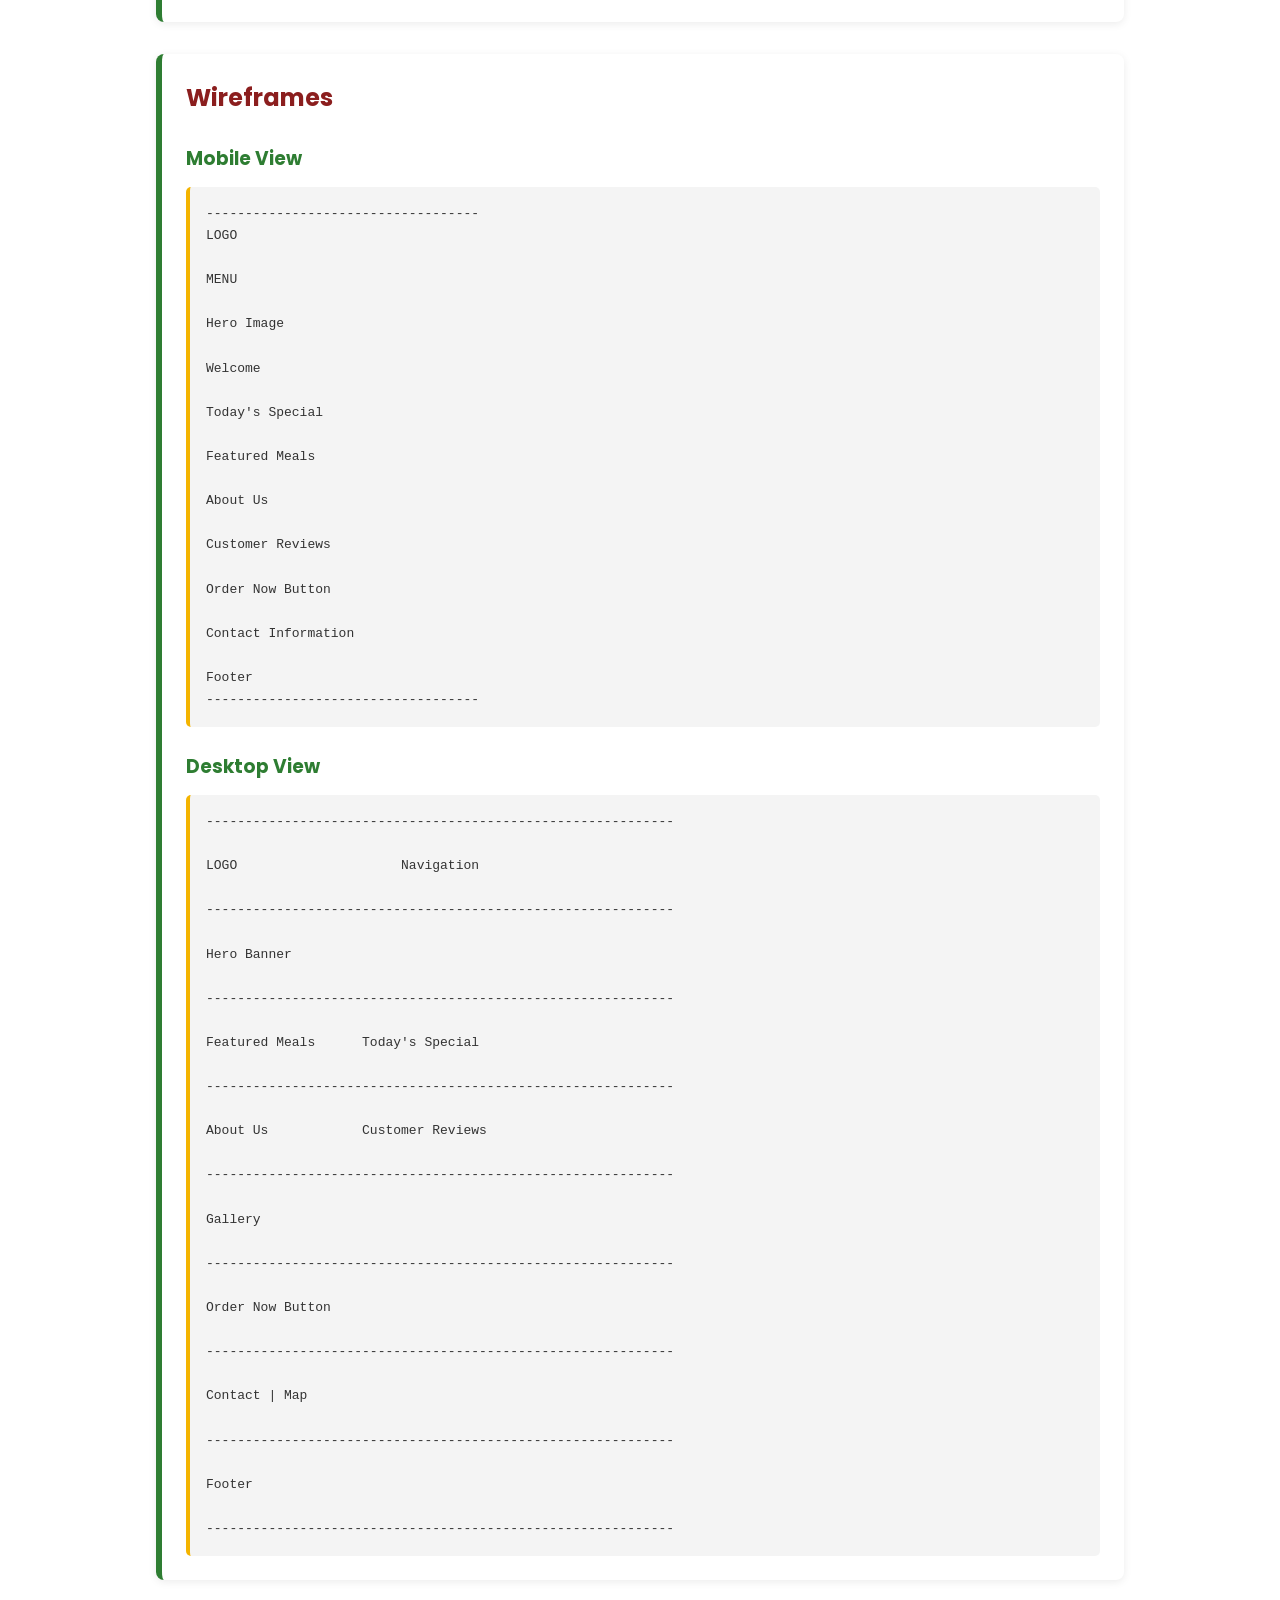
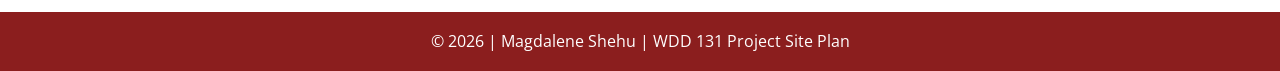
<file: project/siteplan.html>
<!DOCTYPE html>
<html lang="en">

<head>
    <meta charset="UTF-8">
    <meta name="viewport" content="width=device-width, initial-scale=1.0">
    <meta name="description"
        content="Website planning document for Grill & Masa Abuja, a restaurant website project for WDD 131.">
    <meta name="author" content="Magdalene Shehu">

    <title>Grill & Masa Abuja | Site Plan</title>

    <!-- Google Fonts -->
    <link rel="preconnect" href="https://fonts.googleapis.com">
    <link rel="preconnect" href="https://fonts.gstatic.com" crossorigin>
    <link
        href="https://fonts.googleapis.com/css2?family=Open+Sans:wght@400;600&family=Poppins:wght@500;700&display=swap"
        rel="stylesheet">

    <!-- CSS -->
    <link rel="stylesheet" href="styles/siteplan.css">
</head>

<body>

    <header>
        <img src="images/logo.png" alt="Grill & Masa Abuja Logo" class="logo">
        <h1>Grill & Masa Abuja</h1>
        <p class="tagline">Freshly Grilled. Freshly Made.</p>
    </header>

    <main>

        <section>
            <h2>Site Name</h2>

            <p><strong>Grill & Masa Abuja</strong></p>

            <p>
                The name <strong>Grill & Masa Abuja</strong> was chosen because it clearly represents
                a local food business specializing in grilled chicken, freshly prepared masa,
                and other delicious meals. Including "Abuja" helps identify the location the
                business serves while making the brand memorable and easy to recognize.
            </p>

            <p><strong>Optional Domain:</strong> grillandmasaabuja.com</p>
        </section>

        <section>

            <h2>Site Purpose</h2>

            <p>
                Grill & Masa Abuja is a restaurant website designed to promote freshly grilled
                chicken, masa, drinks, and other delicious meals. The website will provide
                customers with menu information, featured meals, prices, business hours,
                location details, and convenient ways to place orders through phone or
                WhatsApp.
            </p>

        </section>

        <section>

            <h2>Scenarios</h2>

            <ul>
                <li>What grilled meals and masa combinations are available today?</li>
                <li>How can I place an order for pickup or delivery?</li>
            </ul>

        </section>

        <section>

            <h2>Color Schema</h2>

            <table>

                <tr>
                    <th>Color</th>
                    <th>Hex Code</th>
                    <th>Usage</th>
                </tr>

                <tr>
                    <td>Dark Red</td>
                    <td>#8B1E1E</td>
                    <td>Header, Navigation, Buttons</td>
                </tr>

                <tr>
                    <td>Golden Yellow</td>
                    <td>#F4B400</td>
                    <td>Highlights and Call-to-Action Buttons</td>
                </tr>

                <tr>
                    <td>Green</td>
                    <td>#2E7D32</td>
                    <td>Accents and Fresh Food Highlights</td>
                </tr>

                <tr>
                    <td>White</td>
                    <td>#FFFFFF</td>
                    <td>Background</td>
                </tr>

                <tr>
                    <td>Dark Gray</td>
                    <td>#333333</td>
                    <td>Body Text</td>
                </tr>

            </table>

        </section>

        <section>

            <h2>Typography</h2>

            <ul>
                <li><strong>Poppins</strong> – Headings, Navigation, Buttons</li>
                <li><strong>Open Sans</strong> – Paragraphs, Lists, General Content</li>
            </ul>

        </section>

        <section>

            <h2>Wireframes</h2>

            <h3>Mobile View</h3>

            <pre>
-----------------------------------
LOGO

MENU

Hero Image

Welcome

Today's Special

Featured Meals

About Us

Customer Reviews

Order Now Button

Contact Information

Footer
-----------------------------------
</pre>

            <h3>Desktop View</h3>

            <pre>
------------------------------------------------------------

LOGO                     Navigation

------------------------------------------------------------

Hero Banner

------------------------------------------------------------

Featured Meals      Today's Special

------------------------------------------------------------

About Us            Customer Reviews

------------------------------------------------------------

Gallery

------------------------------------------------------------

Order Now Button

------------------------------------------------------------

Contact | Map

------------------------------------------------------------

Footer

------------------------------------------------------------
</pre>

        </section>

    </main>

    <footer>

        <p>&copy; 2026 | Magdalene Shehu | WDD 131 Project Site Plan</p>

    </footer>

</body>

</html>
</file>
<file: styles/base.css>
* {
    margin: 0;
    padding: 0;
    box-sizing: border-box;
}

body {
    font-family: "Roboto", sans-serif;
    background-color: #f4f4f4;
    color: #222;
    line-height: 1.7;
}

/* HEADER */

header {
    background-color: #1f4f82;
    color: white;
}

#course-title {
    display: block;
    text-align: center;
    padding: 1rem;
    font-size: 2rem;
    font-weight: 700;
}

nav {
    display: flex;
    justify-content: center;
    background: #222;
}

nav a {
    color: white;
    text-decoration: none;
    padding: 1rem 1.5rem;
    transition: background 0.3s ease;
}

nav a:hover {
    background: #444;
}

/* MAIN */

main {
    max-width: 1200px;
    margin: 0 auto;
    padding: 2rem 1rem;
}

h1 {
    text-align: center;
    font-family: "Merriweather", serif;
    color: #1f4f82;
    font-size: 3rem;
    margin-bottom: 2rem;
}

/* GRID */

.grid {
    display: grid;
    grid-template-columns: 2fr 1fr;
    gap: 1.5rem;
    align-items: start;
}

/* CARDS */

.card {
    background: white;
    border: 1px solid #ccc;
    border-radius: 10px;
    overflow: hidden;
    margin-bottom: 1.5rem;
}

.card h2 {
    background: #1f4f82;
    color: white;
    text-align: center;
    padding: 1rem;
    font-size: 2rem;
}

.card h3 {
    text-align: center;
    color: #1f4f82;
    margin-top: 1rem;
    margin-bottom: 1rem;
}

/* ABOUT SECTION */

.about {
    display: grid;
    grid-template-columns: 1fr 250px;
    gap: 2rem;
    padding: 2rem;
    align-items: center;
}

.about img {
    width: 230px;
    border-radius: 10px;
}

.about p {
    font-size: 1.15rem;
}

/* COUNTRY SECTION */

.country {
    display: flex;
    gap: 1.5rem;
    padding: 1.5rem;
    align-items: flex-start;
}

.flag-box {
    width: 160px;
    flex-shrink: 0;
    text-align: center;
}

.flag-box img {
    width: 140px;
    height: auto;
}

.flag-box p {
    padding-top: .5rem;
    font-size: .9rem;
}

.country p {
    padding: 0;
    margin: 0;
    font-size: 1.1rem;
}

/* RESOURCES */

.card ul {
    padding: 2rem;
}

.card li {
    margin-bottom: 1rem;
}

.card a {
    color: #0056b3;
}

.card a:hover {
    text-decoration: underline;
}

/* FOOTER */

footer {
    background: #1f4f82;
    color: white;
    text-align: center;
    padding: 1.5rem;
    margin-top: 2rem;
}

#lastModified {
    color: yellow;
    margin-top: .5rem;
}

/* MOBILE */

@media (max-width: 900px) {

    nav {
        flex-direction: column;
    }

    nav a {
        text-align: center;
    }

    .grid {
        grid-template-columns: 1fr;
    }

    .about {
        grid-template-columns: 1fr;
        text-align: center;
    }

    .about img {
        margin: auto;
    }

    .country {
        flex-direction: column;
        text-align: center;
        align-items: center;
    }

    h1 {
        font-size: 2rem;
    }
}
</file>
<file: project/styles/base.css>
/* ------------------------------
   Grill & Masa Abuja
   WDD 131 Final Project
------------------------------ */

:root {
    --primary-color: #8b4513;
    --secondary-color: #f4e7d3;
    --accent-color: #d35400;
    --heading-color: #4e2d16;
    --text-color: #333333;
    --white: #ffffff;
    --light-gray: #f8f8f8;
    --shadow: 0 4px 12px rgba(0, 0, 0, .12);
}

* {
    margin: 0;
    padding: 0;
    box-sizing: border-box;
}

body {
    font-family: "Open Sans", sans-serif;
    background: var(--white);
    color: var(--text-color);
    line-height: 1.6;
}

/* ---------- Images ---------- */

img {
    display: block;
    max-width: 100%;
    height: auto;
}

/* ---------- Headings ---------- */

h1,
h2,
h3 {
    font-family: "Poppins", sans-serif;
    color: var(--heading-color);
}

/* ---------- Header ---------- */

header {
    background: var(--primary-color);
    color: var(--white);

    display: flex;
    justify-content: space-between;
    align-items: center;

    padding: 1rem;
    position: relative;
}

.logo-container {
    display: flex;
    align-items: center;
    gap: 1rem;
}

.logo-container img {
    width: 80px;
    height: 80px;
}

.logo-container h1 {
    color: var(--white);
}

.logo-container p {
    color: var(--secondary-color);
}

/* ---------- Navigation ---------- */

#menuButton {
    background: none;
    border: none;
    color: var(--white);
    font-size: 2rem;
    cursor: pointer;
}

nav {
    display: none;
    flex-direction: column;

    position: absolute;
    top: 100%;
    right: 0;

    width: 220px;

    background: var(--primary-color);

    box-shadow: var(--shadow);

    z-index: 10;
}

nav.open {
    display: flex;
}

nav a {
    color: var(--white);
    text-decoration: none;
    padding: 1rem;
    border-top: 1px solid rgba(255,255,255,.2);
}

nav a:hover,
nav a.active {
    background: var(--accent-color);
}

/* ---------- Hero ---------- */

.hero {
    position: relative;
}

.hero img {
    width: 100%;
    height: auto;
}

.hero-text {
    position: absolute;

    left: 50%;
    top: 50%;

    transform: translate(-50%, -50%);

    width: 90%;

    background: rgba(0,0,0,.60);

    color: var(--white);

    text-align: center;

    padding: 2rem;
}

.hero-text h2 {
    color: var(--white);
    margin-bottom: 1rem;
}

.hero-text p {
    margin-bottom: 1rem;
}

.button {
    display: inline-block;

    background: var(--accent-color);

    color: var(--white);

    text-decoration: none;

    padding: .9rem 1.8rem;

    border-radius: 6px;

    transition: .3s;
}

.button:hover {
    background: var(--primary-color);
}

/* ---------- Sections ---------- */

section {
    padding: 2rem 1rem;
}

section h2 {
    text-align: center;
    margin-bottom: 1rem;
}

/* ---------- Cards ---------- */

.cards {
    display: grid;
    gap: 1.5rem;
}

.card {
    background: var(--white);

    border-radius: 10px;

    overflow: hidden;

    box-shadow: var(--shadow);

    text-align: center;
}

.card img {
    display: block;
    width: 100%;
    height: 220px;
    object-fit: cover;
}

.card h3 {
    margin: 1rem 0;
}

.card p {
    padding: 0 1rem 1.5rem;
}

/* ---------- Why Choose Us ---------- */

.features {
    display: grid;
    gap: 1rem;
}

.features div {
    background: var(--secondary-color);

    padding: 1.5rem;

    border-radius: 8px;

    text-align: center;
}

/* ---------- Gallery ---------- */

.gallery {
    display: grid;
    grid-template-columns: 1fr;
    gap: 1rem;
}

.gallery img {
    display: block;
    width: 100%;
    height: 250px;
    object-fit: cover;

    border-radius: 8px;

    box-shadow: var(--shadow);
}

/* ---------- Restaurant Info ---------- */

.restaurant-info {
    text-align: center;
}

.restaurant-info div {
    margin: .75rem 0;
}

/* ---------- Contact ---------- */

.contact-preview {
    text-align: center;
}

.contact-preview p {
    margin: .8rem 0;
}

/* ---------- Footer ---------- */

footer {
    background: var(--primary-color);

    color: var(--white);

    text-align: center;

    padding: 2rem 1rem;
}

footer p {
    margin-bottom: .5rem;
}

footer a {
    color: var(--secondary-color);
    text-decoration: none;
}

footer a:hover {
    text-decoration: underline;
}
</file>
<file: project/styles/large.css>
/* ----------------------------------
   Grill & Masa Abuja
   Large Screen Styles
-----------------------------------*/

@media screen and (min-width: 768px) {

    /* ---------- Header ---------- */

    header {
        padding: 1rem 2rem;
    }

    #menuButton {
        display: none;
    }

    nav {
        display: flex;
        flex-direction: row;
        position: static;
        width: auto;
        background: transparent;
        box-shadow: none;
        gap: .5rem;
    }

    nav a {
        border: none;
        padding: .75rem 1rem;
        border-radius: 5px;
    }

    nav a:hover,
    nav a.active {
        background: var(--accent-color);
    }

    /* ---------- Hero ---------- */

    .hero-text {
        width: 60%;
        padding: 3rem;
    }

    .hero-text h2 {
        font-size: 2.5rem;
    }

    .hero-text p {
        font-size: 1.2rem;
    }

    /* ---------- Main ---------- */

    main {
        max-width: 1200px;
        margin: 0 auto;
    }

    /* ---------- Featured Cards ---------- */

    .cards {
        grid-template-columns: repeat(4, 1fr);
    }

    /* ---------- Why Choose Us ---------- */

    .features {
        grid-template-columns: repeat(4, 1fr);
    }

    /* ---------- Gallery ---------- */

    .gallery {
        grid-template-columns: repeat(3, 1fr);
    }

    .gallery img {
        height: 250px;
        object-fit: cover;
    }

    /* ---------- About ---------- */

    .about {
        max-width: 900px;
        margin: auto;
        text-align: center;
    }

    /* ---------- Contact ---------- */

    .contact-preview {
        max-width: 700px;
        margin: auto;
    }

    /* ---------- Footer ---------- */

    footer {
        font-size: 1rem;
    }

}
</file>
<file: styles/form.css>
:root {
    --primary-color: #4b0f3a;
    --secondary-color: #e8e1e7;
    --accent-color: #8a1458;
    --text-color: #222222;
    --white: #ffffff;
}

* {
    margin: 0;
    padding: 0;
    box-sizing: border-box;
}

body {
    font-family: Arial, Helvetica, sans-serif;
    background-color: #f5f5f5;
    color: var(--text-color);
    line-height: 1.5;
}

header {
    background-color: var(--primary-color);
    color: var(--white);
    text-align: center;
    padding: 1.5rem;
}

header h1 {
    font-size: 2rem;
}

main {
    max-width: 700px;
    margin: 2rem auto;
    padding: 0 1rem;
}

form {
    background-color: var(--secondary-color);
    padding: 2rem;
    border-radius: 10px;
    box-shadow: 0 4px 10px rgba(0, 0, 0, 0.15);
}

fieldset {
    border: none;
}

legend {
    font-size: 1.5rem;
    font-weight: bold;
    margin-bottom: 1rem;
}

label {
    display: block;
    margin-top: 1.2rem;
    font-weight: bold;
}

/* Fixed for WCAG AA contrast */
.required {
    color: #7a0019;
    font-weight: bold;
}

select,
input[type="date"],
input[type="text"],
textarea {
    width: 100%;
    padding: 0.75rem;
    margin-top: 0.4rem;
    border: 1px solid #666666;
    border-radius: 5px;
    font-size: 1rem;
    color: var(--text-color);
    background-color: var(--white);
}

textarea {
    resize: vertical;
    min-height: 120px;
}

.rating {
    display: flex;
    justify-content: space-between;
    margin-top: 0.5rem;
    margin-bottom: 1rem;
}

.rating label {
    display: flex;
    flex-direction: column;
    align-items: center;
    font-weight: normal;
    cursor: pointer;
    color: var(--text-color);
}

.rating input {
    margin-bottom: 0.3rem;
}

.features {
    margin-top: 0.5rem;
}

.features label {
    display: block;
    margin-bottom: 0.5rem;
    font-weight: normal;
    color: var(--text-color);
}

.features input {
    margin-right: 0.5rem;
}

input[type="submit"] {
    width: 100%;
    margin-top: 2rem;
    padding: 0.9rem;
    background-color: var(--accent-color);
    color: var(--white);
    border: none;
    border-radius: 5px;
    font-size: 1rem;
    cursor: pointer;
    transition: background-color 0.3s ease;
}

input[type="submit"]:hover {
    background-color: var(--primary-color);
}

footer {
    background-color: var(--primary-color);
    color: var(--white);
    text-align: center;
    padding: 1rem;
    margin-top: 2rem;
}

footer p {
    margin: 0.3rem 0;
}
</file>
<file: styles/form-large.css>
/* Larger Screen Styles */

@media only screen and (min-width: 768px) {

    body {
        font-size: 18px;
    }

    main {
        max-width: 850px;
    }

    form {
        padding: 2.5rem;
    }

    .rating {
        justify-content: space-around;
    }

    input[type="submit"] {
        width: 50%;
        display: block;
        margin: 2rem auto 0;
    }

}
</file>
<file: styles/place.css>
:root {
    --primary: #008751;
    --secondary: #ffffff;
    --background: #f5f5f5;
}

* {
    margin: 0;
    padding: 0;
    box-sizing: border-box;
}

body {
    font-family: Arial, Helvetica, sans-serif;
    background: var(--background);
    line-height: 1.6;
}

header,
footer {
    background: var(--primary);
    color: white;
    text-align: center;
    padding: 1rem;
}

header h1 {
    font-size: 2rem;
}

.hero img {
    width: 100%;
    height: auto;
    display: block;
}

.card {
    background: white;
    margin: 1rem;
    padding: 1rem;
    border-radius: 10px;
    box-shadow: 0 2px 10px rgba(0,0,0,.15);
}

.card h2 {
    background: var(--primary);
    color: white;
    margin: -1rem -1rem 1rem;
    padding: 1rem;
    text-align: center;
}

.weather-icon {
    display: block;
    width: 60px;
    margin: 0 auto 1rem;
}

footer {
    padding: 1rem;
}
</file>
<file: styles/place-large.css>
@media screen and (min-width: 800px) {

    main {
        position: relative;
    }

    .hero img {
        height: 700px;
        object-fit: cover;
    }

    .data {
        position: absolute;
        top: 150px;
        left: 40px;
        width: 320px;
    }

    .weather {
        position: absolute;
        bottom: 40px;
        right: 40px;
        width: 320px;
    }

    .weather-icon {
        display: none;
    }

    .weather h2::after {
        content: " ⛅";
    }
}
</file>
<file: styles/temples.css>
/* temples.css */

* {
    margin: 0;
    padding: 0;
    box-sizing: border-box;
}

body {
    font-family: "Roboto", sans-serif;
    line-height: 1.6;
    background-color: #fff;
    color: #333;
}

/* Header */

header,
footer {
    background-color: #34495e;
    color: white;
}

.header-container {
    max-width: 1200px;
    margin: 0 auto;
    padding: 1rem;
}

header h2 {
    margin-bottom: .5rem;
}

/* Hamburger Menu */

#menu {
    display: block;
    font-size: 2rem;
    border: none;
    background: none;
    color: white;
    cursor: pointer;
}

#menu::before {
    content: "☰";
}

#menu.open::before {
    content: "✖";
}

/* Navigation */

nav {
    display: flex;
    flex-direction: column;
}

.navigation a {
    display: none;
    color: white;
    text-decoration: none;
    padding: .75rem;
    transition: background-color 0.3s ease;
}

.navigation a:hover {
    background-color: #2c3e50;
}

.open a {
    display: block;
}

/* Main */

main {
    max-width: 1100px;
    margin: 0 auto;
    padding: 1rem;
}

h1 {
    text-align: center;
    font-family: "Merriweather", serif;
    margin: 1rem 0 2rem;
}

/* Gallery */

.gallery {
    display: grid;
    grid-template-columns: 1fr;
    gap: 2rem;
}

figure {
    text-align: center;
}

figure img {
    width: 100%;
    height: 260px;
    object-fit: cover;
    border-radius: 8px;
    display: block;
}

figcaption {
    margin-top: .75rem;
    font-weight: bold;
}

/* Footer */

footer {
    text-align: center;
    padding: 1rem;
    margin-top: 2rem;
}
</file>
<file: styles/temples-large.css>
@media screen and (min-width: 700px) {

    #menu {
        display: none;
    }

    .header-container {
        display: flex;
        justify-content: space-between;
        align-items: center;
    }

    nav {
        flex-direction: row;
    }

    .navigation a {
        display: block;
    }

    .gallery {
        grid-template-columns: repeat(3, 1fr);
    }
}
</file>
<file: project/styles/form.css>
/* ----------------------------------
   Grill & Masa Abuja
   Contact Form Styles
-----------------------------------*/

form {
    max-width: 700px;
    margin: 2rem auto;
    padding: 2rem;
    background: #ffffff;
    border-radius: 10px;
    box-shadow: 0 4px 12px rgba(0,0,0,.12);
}

form label {
    display: block;
    margin-top: 1rem;
    margin-bottom: .4rem;
    font-weight: 600;
    color: var(--heading-color);
}

form input,
form select,
form textarea {
    width: 100%;
    padding: .8rem;
    border: 1px solid #cccccc;
    border-radius: 6px;
    font-size: 1rem;
    font-family: "Open Sans", sans-serif;
}

form textarea {
    resize: vertical;
    min-height: 120px;
}

form input:focus,
form select:focus,
form textarea:focus {
    outline: 2px solid var(--accent-color);
    border-color: var(--accent-color);
}

input[type="submit"] {
    margin-top: 1.5rem;
    background: var(--accent-color);
    color: #ffffff;
    border: none;
    cursor: pointer;
    font-size: 1rem;
    font-weight: 600;
    transition: background .3s ease;
}

input[type="submit"]:hover {
    background: var(--primary-color);
}

input:required,
select:required,
textarea:required {
    border-left: 5px solid var(--accent-color);
}

input:valid,
select:valid,
textarea:valid {
    border-left: 5px solid green;
}

@media screen and (min-width:768px) {

    form {
        padding: 2.5rem;
    }

}
</file>
<file: project/styles/siteplan.css>
/* Google Fonts are imported in the HTML */

/* CSS Variables */
:root {
    --primary-color: #8B1E1E;
    --secondary-color: #F4B400;
    --accent-color: #2E7D32;
    --background-color: #FFFFFF;
    --text-color: #333333;
    --border-color: #dddddd;

    --heading-font: "Poppins", sans-serif;
    --body-font: "Open Sans", sans-serif;
}

/* Reset */
* {
    margin: 0;
    padding: 0;
    box-sizing: border-box;
}

/* Body */
body {
    font-family: var(--body-font);
    background-color: var(--background-color);
    color: var(--text-color);
    line-height: 1.7;
}

/* Header */
header {
    background-color: var(--primary-color);
    color: white;
    text-align: center;
    padding: 2rem 1rem;
}

.logo {
    width: 120px;
    height: auto;
    margin-bottom: 1rem;
}

header h1 {
    font-family: var(--heading-font);
    font-size: 2.2rem;
    margin-bottom: .5rem;
}

.tagline {
    color: var(--secondary-color);
    font-size: 1.1rem;
    font-weight: 600;
}

/* Main */
main {
    max-width: 1000px;
    margin: 2rem auto;
    padding: 0 1rem;
}

/* Sections */
section {
    background: #fff;
    margin-bottom: 2rem;
    padding: 1.5rem;
    border-left: 6px solid var(--accent-color);
    border-radius: 8px;
    box-shadow: 0 2px 8px rgba(0, 0, 0, 0.08);
}

section h2 {
    font-family: var(--heading-font);
    color: var(--primary-color);
    margin-bottom: 1rem;
}

section h3 {
    font-family: var(--heading-font);
    color: var(--accent-color);
    margin: 1.5rem 0 .75rem;
}

/* Lists */
ul {
    margin-left: 1.5rem;
}

li {
    margin-bottom: .5rem;
}

/* Table */
table {
    width: 100%;
    border-collapse: collapse;
    margin-top: 1rem;
}

th {
    background-color: var(--primary-color);
    color: white;
}

th,
td {
    border: 1px solid var(--border-color);
    padding: .75rem;
    text-align: left;
}

tr:nth-child(even) {
    background-color: #f8f8f8;
}

/* Wireframes */
pre {
    background-color: #f4f4f4;
    padding: 1rem;
    overflow-x: auto;
    border-left: 4px solid var(--secondary-color);
    border-radius: 5px;
    font-family: monospace;
}

/* Footer */
footer {
    background-color: var(--primary-color);
    color: white;
    text-align: center;
    padding: 1rem;
    margin-top: 2rem;
}

/* Responsive */
@media (max-width: 768px) {

    header h1 {
        font-size: 1.8rem;
    }

    section {
        padding: 1rem;
    }

    table {
        font-size: .9rem;
    }

}
</file>
